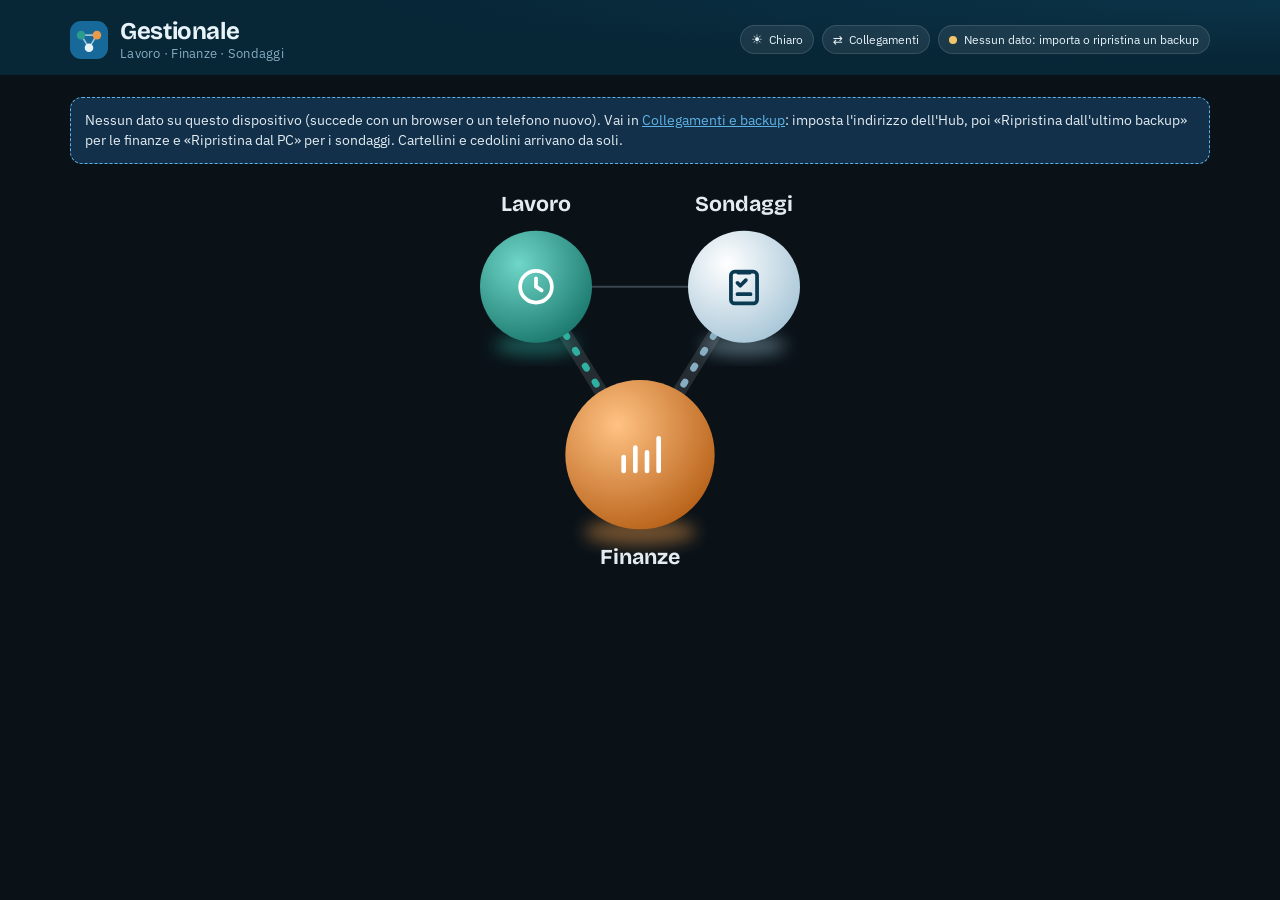
<file: index.html>
<!DOCTYPE html>
<html lang="it">
<head>
<meta charset="utf-8">
<meta name="viewport" content="width=device-width, initial-scale=1, viewport-fit=cover">
<title>Gestionale</title>
<meta name="description" content="Lavoro, entrate, patrimonio, tasse e scadenze personali in un'unica app">
<meta name="theme-color" content="#072636">
<link rel="manifest" href="app.webmanifest">
<link rel="icon" href="icons/icon48.png">
<link rel="apple-touch-icon" href="icons/apple-touch-icon.png">
<meta name="apple-mobile-web-app-title" content="Gestionale">
<link rel="preload" href="fonts/IBMPlexSans-400.woff2" as="font" type="font/woff2" crossorigin>
<script>/* tema scuro predefinito (v33): applicato una volta anche se prima era salvato «chiaro»; poi vale la scelta del pulsante */
try{var t=localStorage.getItem("gestionale-tema");if(localStorage.getItem("gestionale-tema-def")!=="dark"||(t!=="light"&&t!=="dark")){t="dark";localStorage.setItem("gestionale-tema",t);localStorage.setItem("gestionale-tema-def","dark");}document.documentElement.setAttribute("data-theme",t);}catch(e){document.documentElement.setAttribute("data-theme","dark");}</script>
<link rel="stylesheet" href="styles.css?v=70">
</head>
<body>
<header class="top"><div class="wrap">
  <a class="brand" href="#home" title="Home"><svg width="38" height="38" viewBox="0 0 38 38" aria-hidden="true"><rect width="38" height="38" rx="11" style="fill:var(--hero)"/><path d="M11.1 14.1H26.9M11.1 14.1L19 26.7M26.9 14.1L19 26.7" stroke="#9cc0d3" stroke-width="1.7" stroke-linecap="round"/><circle cx="11.1" cy="14.1" r="4.3" fill="#2a9d8f"/><circle cx="26.9" cy="14.1" r="4.3" style="fill:var(--tasse)"/><circle cx="19" cy="26.7" r="4.3" style="fill:var(--band-fg)"/></svg>
  <h1>Gestionale<small>Lavoro · Finanze · Sondaggi</small></h1></a>
  <div class="hdr-r"><button type="button" id="hdr-theme" class="hdr-pill" title="Passa al tema scuro" aria-label="Passa al tema scuro"><span aria-hidden="true" id="hdr-theme-i">☾</span> <span id="hdr-theme-t">Scuro</span></button>
  <a id="hdr-par" href="#parametri" title="Parametri fiscali e previdenziali"><span aria-hidden="true">⚙</span> Parametri</a>
  <a id="hdr-sync" class="hdr-pill" href="#collegamenti" title="Backup sul PC e collegamento con l'app Guadagni sondaggi"><span aria-hidden="true">⇄</span> <span id="hdr-sync-t">Collegamenti</span></a>
  <div class="status" id="status" data-s="busy" role="status"><i></i><span id="status-t">Caricamento…</span></div></div>
</div></header>
<nav class="tabs" aria-label="Fogli"><div class="wrap" id="tabs"></div></nav>
<main><div class="wrap" id="view"></div></main>
<script src="app.js?v=70"></script>
<script>if("serviceWorker" in navigator)window.addEventListener("load",()=>navigator.serviceWorker.register("sw.js").catch(()=>{}));</script>
</body>
</html>
</file>
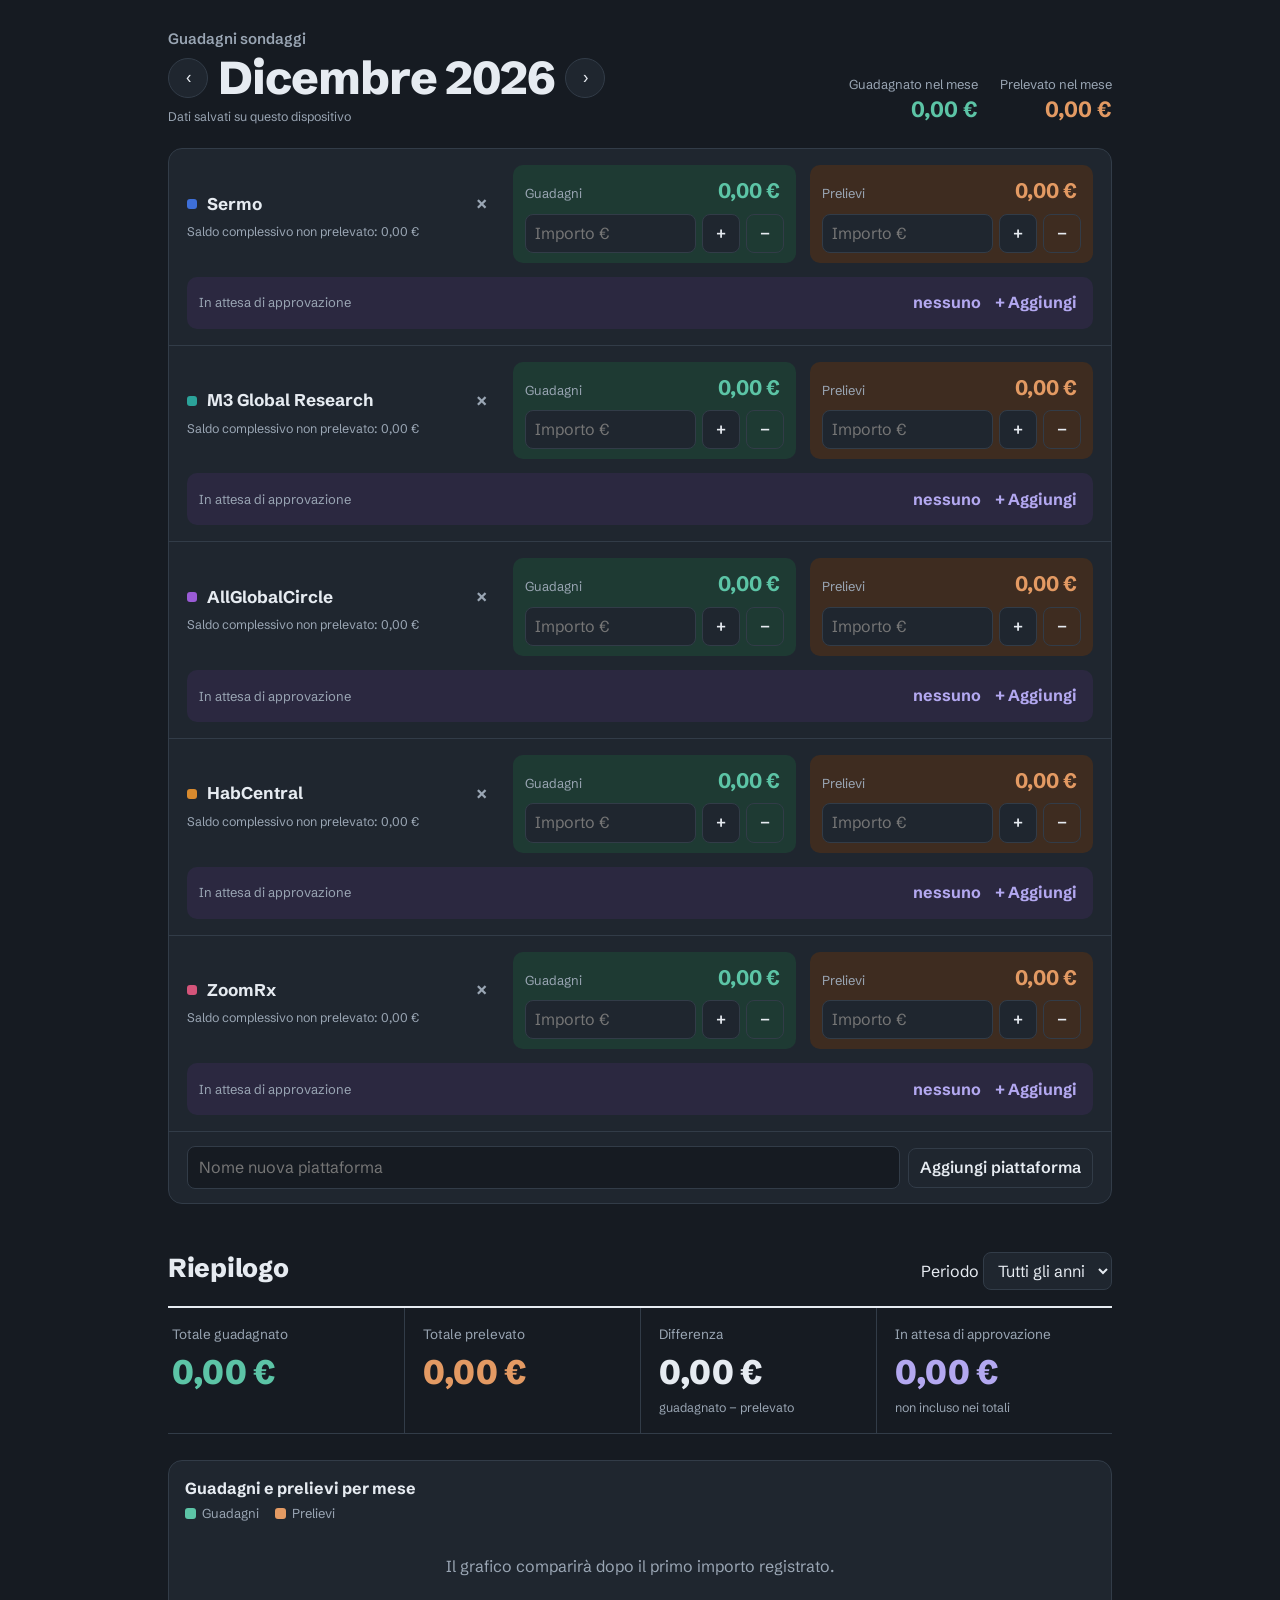
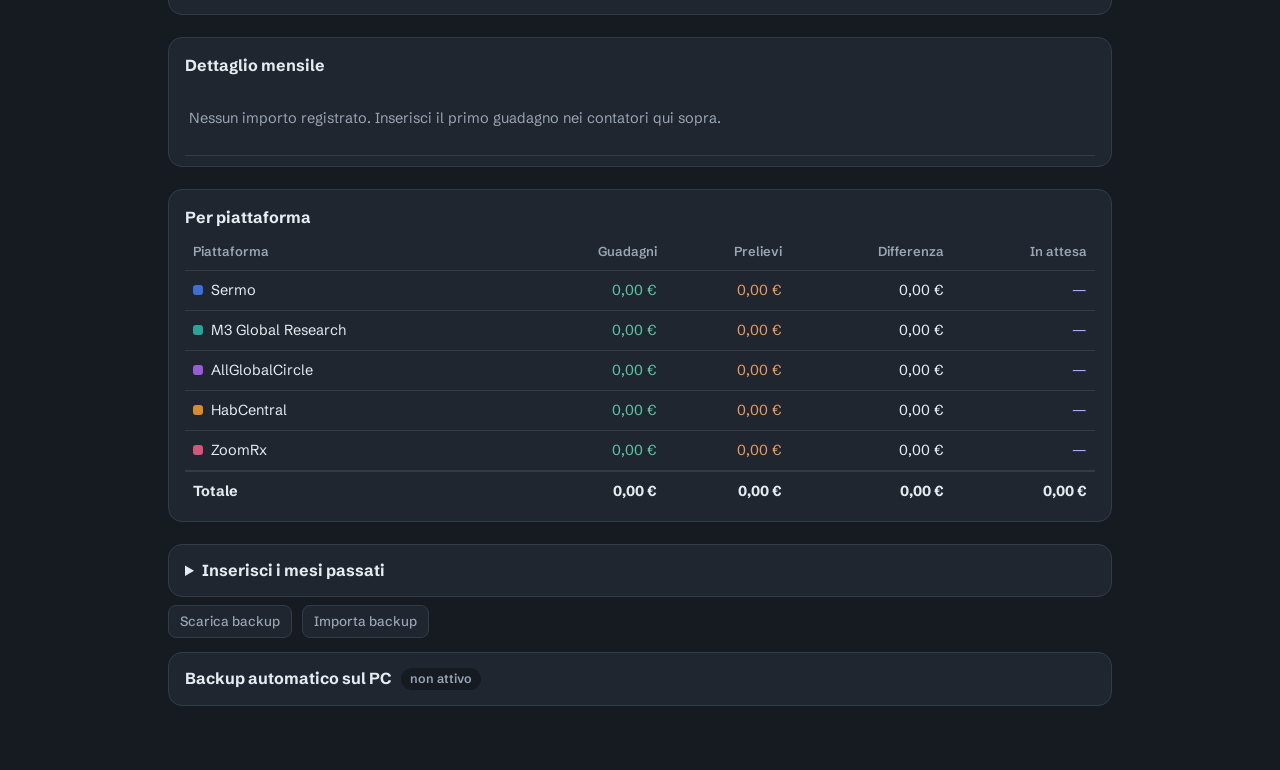
<file: sondaggi/index.html>
<!DOCTYPE html>
<html lang="it">
<head>
<meta charset="utf-8">
<meta name="viewport" content="width=device-width, initial-scale=1, viewport-fit=cover">
<title>Guadagni sondaggi</title>
<meta name="description" content="Tracker personale dei guadagni sui portali di sondaggi retribuiti">
<meta name="theme-color" content="#EEF1F4" media="(prefers-color-scheme: light)">
<meta name="theme-color" content="#161B22" media="(prefers-color-scheme: dark)">
<link rel="icon" href="../icons/icon48.png">
<script>/* tema scelto nel Gestionale (pulsante ☾/☀): stessa chiave, aggiornato anche dal vivo */
(function(){function ap(){try{var t=localStorage.getItem("gestionale-tema");if(t==="light"||t==="dark")document.documentElement.setAttribute("data-theme",t);else document.documentElement.removeAttribute("data-theme");}catch(e){}}
ap();window.addEventListener("storage",function(e){if(e.key==="gestionale-tema")ap();});window.gestionaleTema=ap;})();</script>
<link rel="stylesheet" href="styles.css?v=11">
</head>
<body>
<div class="wrap">
  <header class="top">
    <div>
      <h1>Guadagni sondaggi</h1>
      <div class="month">
        <button class="nav" id="prev" aria-label="Mese precedente">‹</button>
        <div class="month-name" id="monthName" aria-live="polite">—</div>
        <button class="nav" id="next" aria-label="Mese successivo">›</button>
      </div>
      <div class="status" id="status">Caricamento…</div>
    </div>
    <div class="month-tot">
      <div><span>Guadagnato nel mese</span><strong class="earn" id="mG">—</strong></div>
      <div><span>Prelevato nel mese</span><strong class="out" id="mP">—</strong></div>
    </div>
  </header>

  <section class="sites" id="sites" aria-label="Piattaforme"></section>

  <section class="summary">
    <div class="sum-head">
      <h2>Riepilogo</h2>
      <label>Periodo
        <select id="yearSel"></select>
      </label>
    </div>
    <div class="totals">
      <div><span>Totale guadagnato</span><strong class="earn" id="tG">—</strong></div>
      <div><span>Totale prelevato</span><strong class="out" id="tP">—</strong></div>
      <div><span>Differenza</span><strong id="tD">—</strong><small>guadagnato − prelevato</small></div>
      <div><span>In attesa di approvazione</span><strong class="wait" id="tW">—</strong><small id="tWn">non incluso nei totali</small></div>
    </div>

    <div class="panel">
      <h3>Guadagni e prelievi per mese</h3>
      <div class="legend"><span><i style="background:var(--earn)"></i>Guadagni</span><span><i style="background:var(--out)"></i>Prelievi</span></div>
      <div class="chart" id="chart"><div class="tip" id="tip"></div></div>
    </div>

    <div class="panel">
      <h3>Dettaglio mensile</h3>
      <div class="scroll"><table id="monthTable"></table></div>
    </div>

    <div class="panel">
      <h3>Per piattaforma</h3>
      <div class="scroll"><table id="siteTable"></table></div>
    </div>

    <details class="bulk" id="bulk">
      <summary>Inserisci i mesi passati</summary>
      <p class="bulk-intro">Scrivi i totali di ogni mese così come li ricordi. Ogni valore si salva appena lasci la casella e sostituisce quello già presente; una casella vuota vale zero.</p>
      <div class="bulk-ctrl">
        <label>Dal mese <input type="month" id="bulkFrom"></label>
        <label>al mese <input type="month" id="bulkTo"></label>
      </div>
      <div class="scroll" id="bulkTableWrap"><table id="bulkTable"></table></div>
      <div class="bulk-cards" id="bulkCards" hidden></div>
    </details>

    <div class="tools">
      <button class="btn" id="exportBtn">Scarica backup</button>
      <label class="btn" for="importFile" style="cursor:pointer">Importa backup</label>
      <input type="file" id="importFile" accept="application/json,.json" hidden>
      <span id="toolMsg"></span>
    </div>

    <details class="bulk hub" id="hubBox">
      <summary>Backup automatico sul PC <span class="hub-badge" id="hubBadge"></span></summary>
      <p class="bulk-intro">Dopo ogni modifica l'app invia una copia dei dati al PC di casa tramite Tailscale. Se il PC non è raggiungibile riprova da sola alla prossima apertura. Le copie finiscono nella cartella <em>backup</em> del progetto su OneDrive.</p>
      <div class="hub-row">
        <label for="hubUrl">Indirizzo del PC</label>
        <input id="hubUrl" type="url" inputmode="url" placeholder="https://nome-pc.xxxx.ts.net:8443" autocomplete="off" spellcheck="false">
      </div>
      <div class="hub-actions">
        <button class="btn" id="hubSave" type="button">Salva e prova</button>
        <button class="btn" id="hubNow" type="button">Invia backup ora</button>
        <button class="btn ghost" id="hubRestore" type="button">Ripristina dal PC</button>
      </div>
      <p class="hub-status" id="hubStatus" role="status"></p>
    </details>
  </section>
</div>

<script src="app.js?v=11"></script>
</body>
</html>
</file>
<file: styles.css>
/* Font locali (SIL OFL 1.1, vedi fonts/): l'app funziona anche offline */
@font-face{font-family:"Bricolage Grotesque";font-style:normal;font-weight:200 800;font-display:swap;src:url(fonts/BricolageGrotesque.woff2) format("woff2")}
@font-face{font-family:"IBM Plex Sans";font-style:normal;font-weight:400;font-display:swap;src:url(fonts/IBMPlexSans-400.woff2) format("woff2")}
@font-face{font-family:"IBM Plex Sans";font-style:normal;font-weight:500;font-display:swap;src:url(fonts/IBMPlexSans-500.woff2) format("woff2")}
@font-face{font-family:"IBM Plex Sans";font-style:normal;font-weight:600 700;font-display:swap;src:url(fonts/IBMPlexSans-600.woff2) format("woff2")}
@font-face{font-family:"IBM Plex Mono";font-style:normal;font-weight:400;font-display:swap;src:url(fonts/IBMPlexMono-400.woff2) format("woff2")}
@font-face{font-family:"IBM Plex Mono";font-style:normal;font-weight:500 700;font-display:swap;src:url(fonts/IBMPlexMono-500.woff2) format("woff2")}
:root{box-sizing:border-box;padding-top:env(safe-area-inset-top,0px);padding-bottom:env(safe-area-inset-bottom,0px)}
html{scroll-padding-top:env(safe-area-inset-top,0px)}
body{margin:0;padding:0}
img{max-width:100%}
[hidden]:not([hidden=until-found i]){display:none!important}
/* Layout: registro a schede su banda scura in testa; dashboard a tessere colorate per categoria (liquidità, investimenti, tasse); campi modificabili = input */
:root{
  /* Palette "Mediterranea": un solo colore per concetto, usato in tutte le schede.
     liq = liquidità (mare) · inv/fondo/etf = investimenti (viola) · ent = entrate (verde acqua)
     risp/good = risparmio e guadagni (oliva) · spese/neg = spese e perdite (rosso mattone)
     tasse/tax = tasse (terracotta) · qa/qb/imp = componenti delle tasse · fisse = spese fisse.
     I token *-t / good / neg / tax sono le varianti per il testo (contrasto WCAG >= 4,5:1). */
  --bg:#eef3f6; --surface:#ffffff; --surface-2:#f5f8fa; --fg:#13222c; --muted:#586a76; --line:#dbe4ea; --band:#0b3a53;
  --band-2:#114a68; --band-fg:#f1f7fb; --band-muted:#9cc0d3; --accent:#17699a; --accent-soft:#e1eff7; --on-accent:#ffffff; --liq:#1d7fb8;
  --liq-t:#17699a; --fin:#12597f; --rev:#4ea6d6; --rev-t:#1b6f99; --inv:#5f4fc8; --inv-soft:#ebe8fa; --fondo:#4a3caa;
  --etf:#9a8fe6; --etf-t:#6352c6; --ent:#2a9d8f; --ent-t:#1d776c; --risp:#5a9a2a; --good:#3a7318; --good-soft:#e5f1da;
  --good-2:#2f5f13; --spese:#c0392b; --neg:#b8322a; --neg-soft:#fbe6e3; --tasse:#d9822b; --tax:#a05210; --tax-soft:#fbeedd;
  --qa:#e9b04a; --qb:#d9822b; --imp:#8c4a1e; --fisse:#e0857a; --warn:#925e00; --input-bg:#f3f8fb; --input-fg:#0f4e72;
  --input-line:#b7d3e3;
  --inv-t:var(--inv); --fondo-t:var(--fondo);
  --aff:#a33c6b; --aff-t:#93305d; --c-aff:var(--aff); --t-aff:var(--aff-t);
  --carb:#7a6a12; --carb-t:#6b5d0f; --c-carb:var(--carb); --t-carb:var(--carb-t);
  --c-liq:var(--liq);--c-fin:var(--fin);--c-rev:var(--rev);--c-inv:var(--inv);--c-fondo:var(--fondo);--c-etf:var(--etf);--c-spese:var(--spese);--c-tasse:var(--tasse);--c-risp:var(--risp);--c-ent:var(--ent);--c-fisse:var(--fisse);
  --t-liq:var(--liq-t);--t-fin:var(--liq-t);--t-rev:var(--rev-t);--t-inv:var(--inv);--t-fondo:var(--inv);--t-etf:var(--etf-t);--t-spese:var(--neg);--t-tasse:var(--tax);--t-risp:var(--good);--t-ent:var(--ent-t);--t-fisse:var(--neg);
  --link:var(--accent);
  --hero:#17699a; --st-ok:#86c25a; --st-busy:#f2c56a; --st-err:#f07d71;
  --shadow:0 1px 2px rgba(11,58,83,.06),0 4px 14px rgba(11,58,83,.06);
  --f-display:"Bricolage Grotesque","IBM Plex Sans",system-ui,sans-serif;
  --f-body:"IBM Plex Sans",system-ui,-apple-system,"Segoe UI",sans-serif;
  --f-mono:"IBM Plex Mono",ui-monospace,"SFMono-Regular",Menlo,Consolas,monospace;
}
@media (prefers-color-scheme: dark){:root:not([data-theme="light"]){
  --bg:#0a1218; --surface:#121c24; --surface-2:#17242e; --fg:#e3ecf1; --muted:#93a6b2; --line:#233441; --band:#072636;
  --band-2:#0b3348; --band-fg:#e8f3f9; --band-muted:#86adc1; --accent:#5fb3e4; --accent-soft:#12304a; --on-accent:#06202e; --liq:#4fa8dc;
  --liq-t:#6cbbe8; --fin:#2f86bb; --rev:#8ccbee; --rev-t:#8ccbee; --inv:#a49af2; --inv-soft:#26224a; --fondo:#8a7ee8;
  --etf:#c2baf7; --etf-t:#c2baf7; --ent:#4cc2b2; --ent-t:#5fcfbf; --risp:#86c25a; --good:#92cc66; --good-soft:#1a2f12;
  --good-2:#3d6b22; --spese:#e8675a; --neg:#f07d71; --neg-soft:#3a1c1a; --tasse:#eb9a4a; --tax:#f0a75c; --tax-soft:#3a2612;
  --qa:#f2c56a; --qb:#eb9a4a; --imp:#c27a4a; --fisse:#f0a39a; --warn:#e6b04a; --input-bg:#142632; --input-fg:#bfe3f6;
  --input-line:#2e5268;
  --aff:#e07fa8; --aff-t:#ec9cbd; --gain-a:48%; --carb:#d9c25a; --carb-t:#e6d27a;
  --shadow:0 1px 2px rgba(0,0,0,.3),0 6px 18px rgba(0,0,0,.25); color-scheme:dark}}
:root[data-theme="dark"]{
  --bg:#0a1218; --surface:#121c24; --surface-2:#17242e; --fg:#e3ecf1; --muted:#93a6b2; --line:#233441; --band:#072636;
  --band-2:#0b3348; --band-fg:#e8f3f9; --band-muted:#86adc1; --accent:#5fb3e4; --accent-soft:#12304a; --on-accent:#06202e; --liq:#4fa8dc;
  --liq-t:#6cbbe8; --fin:#2f86bb; --rev:#8ccbee; --rev-t:#8ccbee; --inv:#a49af2; --inv-soft:#26224a; --fondo:#8a7ee8;
  --etf:#c2baf7; --etf-t:#c2baf7; --ent:#4cc2b2; --ent-t:#5fcfbf; --risp:#86c25a; --good:#92cc66; --good-soft:#1a2f12;
  --good-2:#3d6b22; --spese:#e8675a; --neg:#f07d71; --neg-soft:#3a1c1a; --tasse:#eb9a4a; --tax:#f0a75c; --tax-soft:#3a2612;
  --qa:#f2c56a; --qb:#eb9a4a; --imp:#c27a4a; --fisse:#f0a39a; --warn:#e6b04a; --input-bg:#142632; --input-fg:#bfe3f6;
  --input-line:#2e5268;
  --aff:#e07fa8; --aff-t:#ec9cbd; --gain-a:48%; --carb:#d9c25a; --carb-t:#e6d27a;
  --shadow:0 1px 2px rgba(0,0,0,.3),0 6px 18px rgba(0,0,0,.25); color-scheme:dark}
.nt-tasse{color:var(--t-tasse)}.nt-spese{color:var(--t-spese)}.nt-risp{color:var(--t-risp)}.nt-liq{color:var(--t-liq)}.nt-inv{color:var(--t-inv)}.nt-ent{color:var(--t-ent)}
.pleg li.sitem > span .sd{font-family:var(--f-mono);margin-right:4px;color:var(--muted)}.pleg li.sitem.paid > span{color:var(--muted)}
body{background:var(--bg);color:var(--fg);font-family:var(--f-body);font-size:14px;line-height:1.45}
body::before{content:"";position:fixed;inset:0 0 auto;height:env(safe-area-inset-top,0px);z-index:10;background:var(--band)}
a{color:var(--accent)}
.wrap{max-width:1140px;margin:0 auto;padding-left:max(16px,env(safe-area-inset-left,0px));padding-right:max(16px,env(safe-area-inset-right,0px))}
header.top{background:var(--band);color:var(--band-fg);background-image:radial-gradient(120% 140% at 100% 0%,var(--band-2) 0%,var(--band) 60%)}
header.top .wrap{display:flex;flex-wrap:wrap;align-items:center;justify-content:space-between;gap:10px 16px;padding-block:18px 14px}
.brand{display:flex;align-items:center;gap:12px}
.brand svg{flex:0 0 auto}
h1{font-family:var(--f-display);font-weight:700;font-size:24px;letter-spacing:-.015em;margin:0;line-height:1.1}
h1 small{display:block;font-family:var(--f-body);font-weight:400;font-size:12.5px;color:var(--band-muted);letter-spacing:.02em;margin-top:3px}
.status{font-size:12px;color:var(--band-fg);display:flex;align-items:center;gap:7px;background:rgba(255,255,255,.08);border:1px solid rgba(255,255,255,.12);padding:5px 10px;border-radius:999px}
.status i{width:8px;height:8px;border-radius:50%;background:var(--band-muted);display:inline-block}
.status[data-s="ok"] i{background:var(--st-ok);box-shadow:0 0 0 3px color-mix(in srgb,var(--st-ok) 25%,transparent)} .status[data-s="busy"] i{background:var(--st-busy)} .status[data-s="err"] i{background:var(--st-err)}
nav.tabs{position:sticky;top:env(safe-area-inset-top,0px);z-index:5;background:var(--band);border-bottom:1px solid rgba(0,0,0,.15)}
nav.tabs .wrap{display:flex;gap:4px;overflow-x:auto;scrollbar-width:none;padding-block:0 10px}
nav.tabs a{flex:0 0 auto;padding:7px 13px;color:var(--band-muted);text-decoration:none;font-weight:500;font-size:13px;border-radius:999px;white-space:nowrap;transition:background .15s,color .15s}
nav.tabs a:hover{color:var(--band-fg);background:rgba(255,255,255,.07)}
nav.tabs a[aria-current="page"]{color:var(--band);background:var(--band-fg);font-weight:600}
a:focus-visible,button:focus-visible,input:focus-visible{outline:2px solid var(--accent);outline-offset:2px}
main .wrap{padding-block:22px 56px;display:grid;gap:20px}
section.sheet{display:grid;gap:18px}
.sheet-h{display:grid;gap:4px}
.sheet-h h2{font-family:var(--f-display);font-weight:700;font-size:23px;letter-spacing:-.01em;margin:0;text-wrap:balance}
.sheet-h p{margin:0;color:var(--muted);max-width:78ch}
.grid{display:grid;gap:16px;grid-template-columns:repeat(auto-fit,minmax(min(100%,320px),1fr))}
.box{background:var(--surface);border:1px solid var(--line);border-radius:12px;padding:16px 18px;min-width:0;display:grid;gap:10px;align-content:start;box-shadow:var(--shadow)}
.box h3{margin:0;font-size:11.5px;font-weight:600;letter-spacing:.09em;text-transform:uppercase;color:var(--muted);display:flex;align-items:center;gap:8px}
.box h3::before{content:"";width:9px;height:9px;border-radius:3px;background:var(--dot,var(--accent))}
.box.c-tax{--dot:var(--tax)} .box.c-inv{--dot:var(--inv)} .box.c-good{--dot:var(--good)} .box.c-in{--dot:var(--input-line)}
dl.kv{margin:0;display:grid;grid-template-columns:1fr auto;gap:0}
dl.kv dt,dl.kv dd{padding:7px 0;border-bottom:1px solid var(--line);margin:0}
dl.kv dt{color:var(--fg);padding-right:12px}
dl.kv dd{text-align:right;font-family:var(--f-mono);font-variant-numeric:tabular-nums;white-space:nowrap}
dl.kv > :nth-last-child(-n+2){border-bottom:0}
dl.kv dt.strong,dl.kv dd.strong{font-weight:600}
dl.kv dd.strong{font-size:15px}
dl.kv dt small{display:block;color:var(--muted);font-size:12px}
.zero{opacity:.4}
a.tile-link{text-decoration:none;color:inherit}
a.tile-link{cursor:pointer;transition:border-color .15s,transform .15s}
a.tile-link:hover{border-color:var(--accent)}
a.tile-link:active{transform:scale(.985)}
a.tile-link:focus-visible{outline:2px solid var(--accent);outline-offset:2px}
a.tile-link::after{content:"›";position:absolute;top:10px;right:14px;font-size:20px;line-height:1;color:var(--muted);opacity:.6}
.box.flash,.seg.flash,.mcard.flash{animation:ring 1.8s ease-out}
@keyframes ring{0%,35%{box-shadow:0 0 0 3px var(--accent)}100%{box-shadow:0 0 0 3px transparent}}
tr.flash>td{animation:rowfl 2s ease-out}
@keyframes rowfl{0%,40%{background-color:color-mix(in srgb,var(--accent) 20%,transparent)}}
.tile .v input.in{font-size:20px;padding:4px 8px;max-width:220px}
.tile .stack{height:10px;margin-top:4px}
input.in.txt{text-align:left;min-width:220px;font-family:var(--f-body)}
input.in[type="date"]{min-width:140px;text-align:left;font-family:var(--f-body)}
input.ck{width:18px;height:18px;accent-color:var(--good);cursor:pointer}
table.scad td{vertical-align:middle}
table.scad td .chip.auto{margin-left:6px;color:var(--accent);background:var(--accent-soft);border-color:transparent}
table.scad th:first-child,table.scad td:first-child{position:static}
table.scad td:first-child input.in{min-width:132px;width:140px}
table.scad td.imp{width:1%}
table.scad td.imp input.in{width:110px;min-width:0}
table.scad .rif{margin-top:4px}
select.in.rifsel{min-width:0;width:auto;font-size:12px;padding:2px 6px}
.scad-head{display:flex;flex-wrap:wrap;justify-content:space-between;align-items:center;gap:8px}
.gsum{display:flex;gap:14px;font-size:13px;color:var(--muted)}
.paysum{display:flex;gap:16px;font-size:13px;color:var(--muted)}
.stack span.rest,.mini span.rest{background:repeating-linear-gradient(135deg,color-mix(in srgb,var(--c) 40%,transparent) 0 3px,transparent 3px 7px)}
.legend i.hatch{background:repeating-linear-gradient(135deg,color-mix(in srgb,var(--c) 50%,transparent) 0 2px,transparent 2px 5px);outline:1px solid color-mix(in srgb,var(--c) 40%,transparent)}
.side{display:grid;gap:16px;align-content:start;min-width:0}
.split2{display:grid;gap:16px;grid-template-columns:minmax(0,1fr) minmax(0,1fr);align-items:start}
@media (max-width:900px){.split2{grid-template-columns:minmax(0,1fr)}}
table.sv td{font-size:12px}
table.scad .chip.fissa{background:var(--input-bg);color:var(--muted);border-color:var(--line)}
table.ric input.in.txt{min-width:220px}
select.in.mesesel{min-width:130px}
table.ric td.imp input.in{width:110px;min-width:0}
.mgrid{display:grid;gap:12px;grid-template-columns:repeat(auto-fill,minmax(min(100%,260px),1fr));grid-auto-rows:1fr;align-items:stretch}
.mcard{border:1px solid var(--line);border-radius:12px;background:var(--surface);padding:10px 12px;display:flex;flex-direction:column;gap:2px;min-width:0;min-height:140px}
.mcard.empty .me{flex:1;display:grid;place-items:center}
@media (max-width:560px){.mgrid{grid-auto-rows:auto}.mcard{min-height:0}.mcard.empty{min-height:0}}
.mcard.now{border-color:var(--accent);box-shadow:0 0 0 1px var(--accent)}
.mcard.empty{background:var(--surface-2);border-style:dashed}
.mcard.editing{grid-column:1/-1}
.taxd h3{margin:0}
.taxd-in{display:flex;align-items:center;gap:16px;flex-wrap:wrap}
.dn .pc1{fill:var(--fg);font-family:var(--f-mono);font-weight:600}.dn .pc2{fill:var(--muted)}
.ring-main .pc1{fill:var(--fg)}
.taxd .pc1{fill:var(--fg);font-family:var(--f-mono);font-weight:700;font-size:20px}.taxd .pc2{fill:var(--muted);font-size:11px}
.taxd-n{display:grid;gap:4px;flex:1;min-width:150px}
.taxd-n .l{font-size:12px;color:var(--muted)}
.taxd-n .big{font-family:var(--f-mono);font-size:26px;font-weight:700;line-height:1.1;margin-bottom:4px}
.taxd-n .row{display:flex;align-items:center;gap:7px;font-size:13px;color:var(--muted)}
.taxd-n .row i{width:10px;height:10px;border-radius:3px}
.taxd-n .row b{margin-left:auto;font-family:var(--f-mono);font-size:14px}
.mcard.dash{min-height:0;box-shadow:var(--shadow)}
.mcard.dash .mn{font-size:15px}
.mcard .mgo{margin-top:auto;padding-top:8px;font-size:12.5px;color:var(--accent);text-decoration:none;align-self:flex-end}
.mcard .mgo:hover{text-decoration:underline}
.mcard .mh{display:flex;justify-content:space-between;align-items:baseline;gap:8px;padding-bottom:6px;margin-bottom:2px;border-bottom:1px solid var(--line)}
.mcard .mn{font-family:var(--f-display);font-size:17px;font-weight:700;letter-spacing:-.01em;color:var(--fg)}
.mcard.empty .mn{color:var(--muted)}
.mcard .mh{padding-bottom:8px;margin-bottom:4px;border-bottom:2px solid var(--line)}
.mcard.now .mh{border-bottom-color:var(--accent)}
.mcard.now .mn{color:var(--accent)}
.mcard .mt{font-family:var(--f-mono);font-size:14px;font-weight:600}
.mcard.done .mt::after{content:" ✓";color:var(--good)}
.mcard .me{font-size:12px;color:var(--muted);padding:4px 0}
.mrow.sr{display:grid;grid-template-columns:22px minmax(0,1fr) auto;grid-template-areas:"d v a" "d s s";gap:2px 8px;align-items:center;padding:7px 0;border-bottom:1px solid var(--line)}
.mrow.sr:last-child{border-bottom:0}
.mrow .md{grid-area:d;align-self:start;font-family:var(--f-mono);font-weight:600;font-size:14px;padding-top:1px}
.mrow .mv{grid-area:v;font-size:13.5px;line-height:1.3;min-width:0}
.mrow .mv .dot{margin-right:7px;vertical-align:1px}
.mrow .ma{grid-area:a;font-family:var(--f-mono);font-size:13.5px;white-space:nowrap;text-align:right}
.mrow .ms{grid-area:s;display:flex;justify-content:flex-end;align-items:center}
.ppie h3 small{font-weight:400;color:var(--muted);font-size:12px;margin-left:4px}
.ppie-in{display:flex;flex-wrap:wrap;align-items:center;gap:14px 28px}
.ppie .pc1{fill:var(--fg);font-family:var(--f-mono);font-weight:600}.ppie .pc2{fill:var(--muted);font-size:11px}
.dpies .ppie-in{justify-content:center}
.pside{flex:1;min-width:220px;display:grid;gap:12px}
.pside .kv,.pside .ibig{border-top:1px solid var(--line);padding-top:10px}
.pleg{list-style:none;margin:0;padding:0;display:grid;gap:8px}
.pleg li{display:grid;grid-template-columns:12px 1fr auto 44px;align-items:center;gap:8px;font-size:14px}
.pleg i{width:12px;height:12px;border-radius:3px}.pleg b{font-family:var(--f-mono);font-weight:600}.pleg em{font-style:normal;color:var(--muted);text-align:right;font-family:var(--f-mono);font-size:13px}
.mrow .slip{display:block;font-size:11.5px;color:var(--muted);margin:2px 0 0 15px;font-style:italic}
.mrow.paid .mv .vt,.mrow.paid .ma,.mrow.paid .md{color:var(--muted)}
.mrow.edit{background:var(--surface-2);border-radius:8px;padding:12px;margin:4px 0}
table.scad2{width:100%;border-collapse:collapse}
table.scad2 td{border-bottom:1px solid var(--line);padding:9px 8px;vertical-align:middle;font-family:var(--f-body);font-size:14px;white-space:normal;text-align:left;position:static!important;background:transparent!important}
table.scad2 tr.mh td{font-size:11.5px;font-weight:600;letter-spacing:.08em;text-transform:uppercase;color:var(--muted);padding:16px 8px 6px}
table.scad2 tr.mh td.am{font-family:var(--f-mono);letter-spacing:0;text-transform:none;text-align:right}
table.scad2 tr.sr:hover td{background:var(--surface-2)!important}
table.scad2 td.dt{width:64px;color:var(--muted);font-size:13px;white-space:nowrap}
table.scad2 td.dt b{font-family:var(--f-mono);color:var(--fg);font-size:15px;font-weight:600;margin-right:2px}
table.scad2 td.vo .dot{margin-right:10px;vertical-align:1px}
table.scad2 td.am{text-align:right;font-family:var(--f-mono);white-space:nowrap;width:120px}
table.scad2 td.st{width:160px;text-align:right;white-space:nowrap}
table.scad2 tr.paid td.vo .vt,table.scad2 tr.paid td.am,table.scad2 tr.paid td.dt,table.scad2 tr.paid td.dt b{color:var(--muted)}
.dot{width:10px;height:10px;border-radius:50%;flex:0 0 auto;display:inline-block}
.dot.c-enpam{background:var(--qb)} .dot.c-imp{background:var(--imp)} .dot.c-fissa{background:var(--fisse)} .dot.c-altro{background:var(--muted)}
.legend.scl{margin:2px 0 0}
.legend.scl i.dot{width:10px;height:10px;border-radius:50%}
.pill{font:inherit;font-size:12px;font-weight:600;border-radius:999px;padding:3px 10px;cursor:pointer;border:1px solid transparent}
.pill.ok{background:var(--good-soft);color:var(--good)}
.pill.todo{background:var(--tax-soft);color:var(--tax);border-color:color-mix(in srgb,var(--tax) 30%,transparent)}
.pill:disabled{cursor:default}
.icon-btn.ghost-ed{border-color:transparent;background:transparent;margin-left:6px;font-size:15px}
.icon-btn.ghost-ed:hover{color:var(--accent);border-color:var(--line)}
table.scad2 tr.edit td{background:var(--surface-2)!important;padding:12px}
.ed{display:flex;flex-wrap:wrap;gap:10px 12px;align-items:flex-end}
.ed label{display:grid;gap:4px;font-size:12px;color:var(--muted);font-weight:500}
.ed label small{font-size:11px}
.ed label.grow{flex:1 1 240px}
.ed label.grow input.in{width:100%;min-width:0}
.ed label input.in[type="date"]{min-width:140px}
.ed label input.in:not(.txt):not([type="date"]){width:120px;min-width:0}
.ed-act{display:flex;gap:8px;margin-left:auto}
.btn.danger:hover{color:var(--neg);border-color:var(--neg)}
details.more summary{cursor:pointer;color:var(--muted);font-size:13px;font-weight:500}
details.more[open]{display:grid;gap:10px}
@media (max-width:600px){table.scad2 td{padding:8px 3px;font-size:13px}table.scad2 td.st{width:auto}table.scad2 td.am{width:auto;font-size:12.5px}table.scad2 td.dt{width:40px;font-size:11px}table.scad2 td.dt b{font-size:13px;display:block}table.scad2 td.vo .dot{margin-right:6px}.pill{padding:2px 7px;font-size:11px}.icon-btn.ghost-ed{margin-left:0;width:26px}.legend.scl{gap:10px}}
.hero.h5{grid-template-columns:repeat(2,minmax(0,1fr))}
.pcard-in{display:grid;gap:18px;grid-template-columns:minmax(0,1.1fr) minmax(0,1fr);align-items:start}
@media (max-width:900px){.pcard-in{grid-template-columns:minmax(0,1fr)}}
.pcard-main{display:flex;flex-wrap:wrap;align-items:center;justify-content:center;gap:14px 28px}
.pcard .pc1{fill:var(--fg);font-family:var(--f-mono);font-weight:600}.pcard .pc2{fill:var(--muted);font-size:11px}
.pcard h3 small{font-weight:400;color:var(--muted);font-size:12px;margin-left:4px}
.pcard-sub{display:grid;gap:12px}
a.psub{display:grid;gap:8px;text-decoration:none;color:inherit;border:1px solid var(--line);border-radius:12px;padding:12px 14px;background:var(--surface-2);transition:border-color .15s}
a.psub:hover{border-color:var(--accent)} a.psub:focus-visible{outline:2px solid var(--accent);outline-offset:2px}
.psub h4{margin:0;display:flex;justify-content:space-between;align-items:baseline;gap:8px;font-size:12px;font-weight:600;letter-spacing:.06em;text-transform:uppercase;color:var(--muted)}
.psub h4 b{font-family:var(--f-mono);font-size:15px;font-weight:600;color:var(--fg);text-transform:none;letter-spacing:0}
.psub .kv{margin:0;border-top:1px solid var(--line);padding-top:8px}
.pleg li .rd{grid-column:2/-1;margin-top:-5px;font-size:12.5px;color:var(--muted)}.pleg li .rd > span{font-family:var(--f-mono)}
@media (max-width:560px){.pcard-main{flex-direction:column;align-items:stretch}.pcard-main > svg{align-self:center}.pcard-main .pside{min-width:0;width:100%}
 .pcard .psub-in{flex-direction:column;align-items:stretch;gap:10px}.pcard .psub-in .dn{align-self:center}a.psub{padding:12px}
 .pcard .pleg li,.psub .pleg li{grid-template-columns:12px minmax(0,1fr) auto 36px;gap:6px;font-size:13.5px}}
nav.tabs .wrap{align-items:center}
nav.tabs a.back{color:var(--band-fg);background:rgba(255,255,255,.1);font-weight:600;display:inline-flex;align-items:center;gap:6px}
nav.tabs a.back span{font-size:18px;line-height:1;margin-top:-2px}
nav.tabs .crumb{color:var(--band-fg);font-family:var(--f-display);font-weight:600;font-size:15px;padding:0 8px}
.hdr-r{display:flex;align-items:center;gap:8px;flex-wrap:wrap}
#hdr-par,.hdr-pill{font-size:12px;color:var(--band-fg);text-decoration:none;display:flex;align-items:center;gap:6px;background:rgba(255,255,255,.08);border:1px solid rgba(255,255,255,.12);padding:5px 10px;border-radius:999px;transition:background .15s}
#hdr-par:hover,.hdr-pill:hover{background:rgba(255,255,255,.16)}
a.pmain{text-decoration:none;color:inherit;border-radius:12px;padding:6px;margin:-6px;transition:background .15s}
a.pmain:hover{background:var(--surface-2)}
a.hlink{color:inherit;text-decoration:none}a.hlink span{color:var(--accent);margin-left:2px}a.hlink:hover{color:var(--accent)}
.psub h4{justify-content:flex-start!important}.psub h4 .pr{margin-left:auto;display:flex;gap:10px;align-items:center}
.psub h4 .psum{font-family:var(--f-mono);font-size:14px;font-weight:600;color:var(--fg);text-transform:none;letter-spacing:0}
a.psub.open h4 .psum{display:none}
.psub h4 small{white-space:nowrap}@media (max-width:560px){a.psub:not(.open) h4 small{display:none}}
.psub h4 .chev{display:inline-grid;place-items:center;width:24px;height:24px;margin:-4px -4px -4px 0;border-radius:50%;font-size:18px;line-height:1;color:var(--muted);transition:transform .2s,background .15s}
.psub h4 .chev:hover{background:var(--line)}a.psub.open h4 .chev{transform:rotate(90deg)}
a.psub:not(.open) .psub-in,a.psub:not(.open) .sbig{display:none}
a.psub .phint{display:none;font-size:12px;color:var(--accent);text-align:right}a.psub.open .phint{display:block}
.psub-in{display:flex;gap:14px;align-items:center}.psub-in>div{flex:1;min-width:0;display:grid;gap:8px}.psub-in .dn{flex:none}
.sbig{display:flex;align-items:baseline;gap:10px;flex-wrap:wrap}
.sbig b{font-family:var(--f-mono);font-size:22px;font-weight:600}
.sbig .delta{font-family:var(--f-mono);font-weight:600;padding:1px 8px;border-radius:999px;background:var(--good-soft);color:var(--good)}
.sbig small{color:var(--muted)}
@media (max-width:900px){.hero.h5{grid-template-columns:repeat(2,minmax(0,1fr))}}
@media (max-width:560px){.hero.h5{grid-template-columns:minmax(0,1fr)}}
.tr.sub > span{grid-column:1/3;font-size:11px;margin-top:-3px}
.hero.h5 .tile .v{font-size:21px}
.hero.h5 .tile{align-content:start}
.tl{display:grid;gap:5px;margin-top:8px;padding-top:8px;border-top:1px solid var(--line)}
.tile.main .tl{border-top-color:rgba(255,255,255,.2)}
.tr{display:grid;grid-template-columns:1fr auto;gap:0 8px;font-size:12px;align-items:baseline}
.tr > span{color:var(--muted)} .tile.main .tr > span{color:rgba(255,255,255,.75)}
.tr b{font-family:var(--f-mono);font-weight:600;font-size:12.5px;text-align:right}
.tr em{grid-column:1/3;font-style:normal;font-family:var(--f-mono);font-size:11.5px;text-align:right}
.tile.main .tr b,.tile.main .tr .pos,.tile.main .tr .neg{color:#fff}
.tpw{margin-bottom:6px}
.mtrack{grid-column:2/4}
.mtrack .mini{grid-column:auto!important}
.pseg{display:flex;width:100%}.pseg .segb{flex:1;padding:9px 10px;font-size:14px}
details.calc{background:var(--surface);border:1px solid var(--line);border-radius:12px;box-shadow:var(--shadow)}
details.calc>summary{list-style:none;cursor:pointer;display:flex;align-items:baseline;flex-wrap:wrap;gap:4px 10px;padding:14px 18px}
details.calc>summary::-webkit-details-marker{display:none}
details.calc>summary::before{content:"▸";color:var(--muted);transition:transform .15s}
details.calc[open]>summary::before{transform:rotate(90deg)}
details.calc .ct{font-weight:600}
details.calc small{color:var(--muted);font-size:12px}
details.calc .calc-in{display:grid;gap:16px;padding:0 18px 18px}
details.calc .box{box-shadow:none;background:var(--surface-2)}
.stp{display:inline-grid;place-items:center;width:20px;height:20px;border-radius:50%;background:var(--surface);border:1px solid var(--line);font-size:11px;margin-right:8px;vertical-align:1px}
.seg.sm .segb{font-size:12px;padding:4px 10px}
.prog{display:grid;gap:6px}
.prog-h{display:flex;justify-content:space-between;align-items:baseline;gap:8px;font-size:13px;color:var(--muted)}
.prog-h b{font-family:var(--f-mono)} .prog-h .pp{font-size:16px;color:var(--good)}
.ring-main{display:flex;flex-wrap:wrap;align-items:center;gap:12px 24px}
.ring-main dl.kv{flex:1;min-width:180px;margin:0}
.rings{display:grid;gap:12px;grid-template-columns:repeat(auto-fit,minmax(120px,1fr));padding-top:8px;border-top:1px solid var(--line)}
.ring1{display:grid;justify-items:center;text-align:center;gap:2px;align-content:start}
.ring1 .rbox{height:116px;display:flex;align-items:center;justify-content:center}
.ring1 .pc1{fill:var(--fg)}
.ring1 .rl{display:flex;align-items:center;gap:6px;font-size:13px;font-weight:600;margin-top:4px}
.ring1 .rl i{width:10px;height:10px;border-radius:3px}
.ring1 .rv{font-family:var(--f-mono);font-size:14px}
.ring1 .cs{font-size:12px;color:var(--muted);line-height:1.4}
.pie{display:grid;grid-template-columns:180px 1fr;gap:16px;align-items:center}
.pie svg{width:180px;height:180px}
.pie .pc1{font-family:var(--f-mono);font-size:22px;font-weight:700;fill:var(--tax)}
.pie .pc2{font-size:11px;fill:var(--muted)}
@media (max-width:560px){.pie{grid-template-columns:1fr;justify-items:center}.pie .comp{width:100%}}
table.tpt td{font-size:13px}
.yrbars{display:grid;gap:8px}
.yr{display:grid;grid-template-columns:44px 1fr auto;gap:10px;align-items:center;font:inherit;background:transparent;border:1px solid transparent;border-radius:10px;padding:6px 8px;cursor:pointer;text-align:left;color:var(--fg)}
.yr:hover{background:var(--surface-2)} .yr.on{border-color:var(--line);background:var(--surface-2)}
.yr .yl{font-family:var(--f-mono);font-weight:600}
.yr .yb{display:flex;height:14px;border-radius:999px;background:var(--surface-2);overflow:hidden}
.yr .yb .p{background:repeating-linear-gradient(135deg,color-mix(in srgb,var(--good) 50%,transparent) 0 3px,transparent 3px 7px)}
.yr .yb .r{background:var(--tax)}
.yr .yv{font-family:var(--f-mono);font-size:13px;font-weight:600;color:var(--tax);text-align:right;display:grid}
.yr .yv small{font-weight:400;font-size:11px;color:var(--good)}
.ibig{display:flex;align-items:baseline;flex-wrap:wrap;gap:4px 12px;padding:4px 0 8px;border-bottom:1px solid var(--line)}
.ibig > span{flex-basis:100%;font-size:12px;color:var(--muted)}
.ibig b{font-family:var(--f-mono);font-size:26px;font-weight:600;letter-spacing:-.02em}
.ibig em{font-style:normal;font-family:var(--f-mono);font-size:15px;font-weight:600;padding:2px 8px;border-radius:999px;background:var(--surface-2)}
.ibig .pos{color:var(--good)} .ibig .neg{color:var(--neg)}
.box.c-fondo{--dot:var(--fondo)} .box.c-etf{--dot:var(--etf)} .box.inv-summary{--dot:var(--inv)}
.seg{display:inline-flex;gap:2px;padding:3px;border-radius:999px;background:var(--surface-2);border:1px solid var(--line);width:fit-content;max-width:100%;overflow-x:auto}
.segb{font:inherit;font-size:13px;font-weight:600;color:var(--muted);background:transparent;border:0;border-radius:999px;padding:6px 14px;cursor:pointer;white-space:nowrap}
.segb[aria-selected="true"]{background:var(--surface);color:var(--fg);box-shadow:0 1px 3px rgba(0,0,0,.12)}
table.pt{width:100%;table-layout:fixed}
table.pt td{white-space:nowrap}
table.pt th:first-child{width:110px}
table.pt td{padding:4px 8px}
table.pt input.in{width:100%;min-width:0}
table.pt .b{font-weight:600}
table.fm td{padding:4px 6px;border-bottom:1px solid var(--line)}
table.fm input.in{min-width:0;width:130px}
table.fm select.in{min-width:0;width:120px}
.pv-kpi{display:flex;flex-wrap:wrap;gap:6px 18px;font-size:13px;color:var(--muted)}
.pv-kpi b{font-family:var(--f-mono);font-weight:600;color:var(--fg);margin-left:4px}
.pv-kpi b.tax{color:var(--tax)} .pv-kpi b.gain{color:var(--good)}
.pv-in{display:flex;flex-wrap:wrap;gap:12px}
.pv-in label{display:grid;gap:4px;font-size:12.5px;color:var(--muted);font-weight:500}
.pv-in label input.in{width:150px;min-width:0}
.pv-in small{font-size:11.5px}
#pvchart svg,#svchart svg,#eschart svg{display:block;width:100%;height:auto}
#eschart text{fill:var(--muted);font-family:var(--f-mono);font-size:11px}
#eschart rect{cursor:pointer}
#es-tip{font-size:13px;margin:6px 0 2px;min-height:1.3em;color:var(--fg)}
#svchart text{fill:var(--muted);font-family:var(--f-mono);font-size:11px}
a.box-link{text-decoration:none;color:inherit;display:grid}
a.box-link:hover{border-color:var(--inv)}
.big small{font-size:13px}
.ileg{display:grid;gap:8px}
.ileg div{display:grid;grid-template-columns:12px 1fr auto;gap:2px 8px;align-items:center;font-size:13px}
.ileg i{width:12px;height:12px;border-radius:3px}
.ileg .iv{font-family:var(--f-mono)}
.ileg .ig{grid-column:2/4;font-size:12px;font-family:var(--f-mono)}
#pvchart text{fill:var(--muted);font-family:var(--f-mono);font-size:11px}
table.sv td,table.sv th{padding:4px 7px}
table.sv th{min-width:0}
.stack.tall{height:20px}
.big.inv-big,.big.inv-big > span{color:var(--etf)}
.grid.g3{grid-template-columns:repeat(auto-fit,minmax(min(100%,300px),1fr))}
.split .box.chart{height:100%;box-sizing:border-box}
.split{align-items:start}
.autop{display:block;font-size:10.5px;color:var(--muted);margin-top:2px}
.comp{display:grid;gap:10px}
.crow{display:grid;grid-template-columns:12px 1fr auto;gap:2px 8px;align-items:center;font-size:13px}
.crow i{width:12px;height:12px;border-radius:3px}
.crow .cv{font-family:var(--f-mono);font-variant-numeric:tabular-nums}
.crow .mini{grid-column:2/4;height:8px;border-radius:999px;background:var(--surface-2);overflow:hidden;display:flex}
.crow .mini span{display:block;height:100%}
.crow .cs{grid-column:2/4;font-size:12px;color:var(--muted)}
table.scad .vc{display:flex;align-items:center;gap:6px;min-width:300px}
table.scad th:nth-child(2),table.scad td:nth-child(2){text-align:left}
table.scad .rif{text-align:left}
@media (max-width:600px){table.scad .vc{min-width:220px}table.scad .vc input.in.txt{min-width:200px}table.scad td:first-child input.in{min-width:118px;width:122px}}
table.scad .vc input.in.txt{flex:1;min-width:260px}
table.scad .sub{display:block;font-size:11px;color:var(--muted);text-align:right;margin-top:2px}
table.scad tr.paid td:first-child,table.scad tr.paid td.imp{opacity:.55}
table.scad tr.paid td:nth-child(2) .in.txt{color:var(--muted);text-decoration:line-through;text-decoration-color:color-mix(in srgb,var(--muted) 50%,transparent)}
table.scad tr.paid .chip,table.scad tr.paid .rifsel{opacity:.6}
table.scad tr.grp td{background:var(--accent-soft)!important;font-family:var(--f-body);text-align:left;position:static;padding:8px 10px}
table.scad tr.grp .gl{position:sticky;left:10px;display:inline-flex;flex-wrap:wrap;align-items:baseline}
table.scad tr.grp td .gy{font-family:var(--f-display);font-weight:700;font-size:16px;margin-right:12px;color:var(--fg)}
table.scad tr.grp td .gs{font-size:12.5px;color:var(--muted);margin-right:12px}
table.scad tr.grp:not(:first-child) td{border-top:8px solid var(--surface)}
td.c{text-align:center}
.btn{font:inherit;font-weight:600;font-size:13px;color:var(--accent);background:var(--accent-soft);border:1px solid transparent;border-radius:999px;padding:7px 14px;cursor:pointer}
.btn:hover{border-color:var(--accent)}
.btn:disabled{opacity:.5;cursor:default}
.icon-btn{font:inherit;font-size:18px;line-height:1;width:28px;height:28px;border-radius:8px;border:1px solid var(--line);background:var(--surface);color:var(--muted);cursor:pointer}
.icon-btn:hover{color:var(--neg);border-color:var(--neg)}
.pos,.gain{color:var(--good)} .neg{color:var(--neg)}
.tile .delta{display:inline-block;font-family:var(--f-mono);font-weight:600;padding:1px 7px;border-radius:999px;background:var(--good-soft);color:var(--good)}
.tile.main .delta{background:rgba(255,255,255,.2);color:#ffffff}
.tile.main .delta .pos{color:#ffffff}
.tile.t-liq .v{color:var(--good)}
tr.tot td.gain{color:var(--good)!important}
.tax{color:var(--tax)} .lnk{color:var(--link)} .muted{color:var(--muted)} .inv{color:var(--inv)}
.hero{display:grid;gap:14px;grid-template-columns:repeat(auto-fit,minmax(min(100%,230px),1fr))}
.tile{position:relative;overflow:hidden;background:var(--surface);border:1px solid var(--line);border-radius:14px;padding:16px 18px;display:grid;gap:4px;box-shadow:var(--shadow)}
.tile .l{font-size:12px;font-weight:600;letter-spacing:.06em;text-transform:uppercase;color:var(--muted)}
.tile .v{font-family:var(--f-mono);font-size:25px;font-weight:500;font-variant-numeric:tabular-nums;letter-spacing:-.02em}
.tile .s{font-size:12.5px;color:var(--muted)}
.tile .ico{position:absolute;right:14px;top:14px;width:34px;height:34px;border-radius:10px;display:grid;place-items:center;background:var(--tsoft,var(--accent-soft));color:var(--tc,var(--accent))}
.tile.main{background:linear-gradient(135deg,var(--hero) 0%,var(--band-2) 55%,var(--band) 100%);border-color:transparent;color:#fff}
.tile.main .l,.tile.main .s{color:rgba(255,255,255,.78)}
.tile.main .ico{background:rgba(255,255,255,.16);color:#fff}
.tile.t-tax{--tc:var(--tax);--tsoft:var(--tax-soft)} .tile.t-tax .v{color:var(--tax)}
.tile.t-inv{--tc:var(--inv);--tsoft:var(--inv-soft)} .tile.t-inv .v{color:var(--inv)}
.tile.t-liq{--tc:var(--liq-t);--tsoft:var(--accent-soft)} .tile.t-liq .v{color:var(--liq-t)}
.split{display:grid;gap:16px;grid-template-columns:minmax(0,1.9fr) minmax(0,1fr)}
@media (max-width:900px){.split{grid-template-columns:minmax(0,1fr)}}
.stack{display:flex;height:16px;border-radius:999px;overflow:hidden;background:var(--surface-2)}
.stack span{height:100%;transition:width .4s}
.stack-leg{display:grid;gap:6px}
.stack-leg div{display:grid;grid-template-columns:12px 1fr auto;gap:8px;align-items:center;font-size:13px}
.stack-leg i{width:12px;height:12px;border-radius:3px}
.stack-leg span:last-child{font-family:var(--f-mono);font-variant-numeric:tabular-nums}
.big{font-family:var(--f-mono);font-size:28px;font-weight:500;letter-spacing:-.02em;color:var(--tax);font-variant-numeric:tabular-nums}
.big small{font-family:var(--f-body);font-size:12.5px;color:var(--muted);letter-spacing:0;margin-left:6px}
.tbl-wrap{overflow-x:auto;background:var(--surface);border:1px solid var(--line);border-radius:12px;box-shadow:var(--shadow)}
table{border-collapse:collapse;width:100%;font-variant-numeric:tabular-nums}
th,td{padding:6px 9px;border-bottom:1px solid var(--line);text-align:right;white-space:nowrap}
th{font-size:11px;font-weight:600;color:var(--band-muted);text-transform:uppercase;letter-spacing:.05em;background:var(--band);vertical-align:bottom;white-space:normal;min-width:86px}
th:first-child,td:first-child{text-align:left;position:sticky;left:0;background:var(--surface);z-index:1}
th:first-child{background:var(--band);min-width:96px}
tbody tr:nth-child(even) td{background:var(--surface-2)}
tbody tr:hover td{background:var(--accent-soft)}
td{font-family:var(--f-mono);font-size:13px}
td:first-child{font-family:var(--f-body);font-weight:500}
tr.tot td{font-weight:600;background:var(--accent-soft)!important;border-bottom:0;color:var(--fg)}
tr:last-child td{border-bottom:0}
input.in{width:100%;min-width:90px;box-sizing:border-box;font:inherit;font-family:var(--f-mono);font-size:13px;font-weight:500;text-align:right;color:var(--input-fg);background:var(--input-bg);border:1px solid transparent;border-bottom:1.5px solid var(--input-line);border-radius:6px 6px 2px 2px;padding:4px 7px;transition:box-shadow .15s,border-color .15s,background .15s}
input.in:hover{border-bottom-color:var(--accent)}
input.in:focus{background:var(--surface);border-color:var(--accent);border-radius:6px;box-shadow:0 0 0 3px var(--accent-soft);outline:none}
input.in::placeholder{color:var(--muted);opacity:.6}
input.in[readonly]{background:transparent;border-color:transparent;color:var(--fg)}
input.in.bad{border-color:var(--neg);box-shadow:0 0 0 3px var(--neg-soft)}
dl.kv dd input.in{width:116px;min-width:0}
.pct-in{display:inline-flex;align-items:center;gap:4px}
.notes{margin:0;padding:0;list-style:none;display:grid;gap:10px;grid-template-columns:repeat(auto-fit,minmax(min(100%,420px),1fr))}
.notes li{display:grid;grid-template-columns:28px 1fr;gap:10px;align-items:start;color:var(--fg)}
.notes li b{font-family:var(--f-mono);font-size:12px;font-weight:500;width:26px;height:26px;border-radius:8px;display:grid;place-items:center;background:var(--accent-soft);color:var(--accent)}
.note{color:var(--muted);font-size:13px;margin:0;max-width:92ch}
.banner{border:1px dashed var(--accent);background:var(--accent-soft);color:var(--fg);border-radius:12px;padding:12px 14px}
.chart svg{display:block;width:100%;height:auto;max-width:100%}
.chart text{fill:var(--muted);font-family:var(--f-mono);font-size:11px}
.legend{display:flex;flex-wrap:wrap;gap:14px;font-size:12px;color:var(--muted)}
.svt-bar{display:flex;flex-wrap:wrap;align-items:center;gap:8px 12px}.svt-h{font-size:12px}
details.svt{min-width:0;max-width:100%;grid-template-columns:minmax(0,1fr)}
details.svt > *{min-width:0}
details.svt .tbl-wrap{max-width:100%;overflow-x:auto;-webkit-overflow-scrolling:touch}
table.sv2 .mshort{display:none}
table.sv2 tfoot small.yr{font-size:inherit;font-weight:inherit}
@media (max-width:560px){
 table.sv2 .mfull{display:none} table.sv2 .mshort{display:inline}
 table.sv2 th:first-child,table.sv2 td:first-child{min-width:0;width:1%}
 table.sv2 th{font-size:10px;letter-spacing:.02em;padding:6px 4px}
 table.sv2 td{font-size:12px;padding:7px 4px}
 table.sv2 td:first-child{font-size:12.5px;padding-left:6px}
 table.sv2 .tbar{min-width:26px}
 table.sv2 td.go,table.sv2 th.go{display:none}
 table.sv2 tr.lk td:first-child{box-shadow:inset -1px 0 0 var(--line)}
 table.sv2 tr.best td:first-child{box-shadow:inset 3px 0 0 var(--c-risp),inset -1px 0 0 var(--line)}
 table.sv2 tfoot small.yr{display:none}
 table.sv2 tr.nod td.nodt{white-space:normal}
 #sv-box details.svt .tbl-wrap{margin-inline:-18px;width:calc(100% + 36px);max-width:none}
 #sv-box details.svt .tbl-wrap.flat th:first-child,#sv-box details.svt .tbl-wrap.flat th:last-child{border-radius:0}
}
table.sv2 th{min-width:0;text-align:right;padding:6px 8px}
table.sv2 th:first-child{text-align:left}
table.sv2 tr.grp th{text-align:center;border-bottom:1px solid color-mix(in srgb,var(--band-muted) 35%,transparent)}
table.sv2 tr.grp th:first-child{text-align:left}
table.sv2 tr.grp th[rowspan]{text-align:right;vertical-align:bottom}
table.sv2 tr.grp th:first-child[rowspan]{text-align:left}
table.sv2 td{font-size:12.5px;padding:7px 8px}
table.sv2 td:first-child{font-size:13px}
table.sv2 tr.lk{cursor:pointer}
table.sv2 tr.lk:focus-visible td{outline:2px solid var(--accent);outline-offset:-2px}
table.sv2 td.go,table.sv2 th.go{width:18px;min-width:18px;padding-left:2px;color:var(--muted);font-size:16px}
table.sv2 tr.best td:first-child{box-shadow:inset 3px 0 0 var(--c-risp)}
table.sv2 .bst{display:block;font-size:10.5px;font-weight:500;color:var(--good)}
table.sv2 tr.nod td{color:var(--muted);font-size:12px}
table.sv2 td.nodt{text-align:left;font-style:italic;font-family:var(--f-body)}
table.sv2 .tbar{display:block;height:3px;margin-top:3px;border-radius:2px;background:var(--line);overflow:hidden;min-width:34px}
table.sv2 .tbar i{display:block;height:100%}
table.sv2 tfoot tr.avg td{font-weight:500;color:var(--muted);background:var(--surface)!important;border-bottom:0}
table.sv2 tfoot tr.avg td small{display:block;font-size:10.5px;font-weight:400}
table.sv2 tfoot td:first-child{font-family:var(--f-body)}
.legend span{display:inline-flex;align-items:center;gap:6px}
.legend i{width:12px;height:10px;border-radius:3px;display:inline-block}
.chip{display:inline-block;font-size:11px;padding:1px 8px;border-radius:999px;background:var(--surface-2);color:var(--warn);border:1px solid var(--line);font-family:var(--f-body);font-weight:600}
.legenda{display:flex;flex-wrap:wrap;gap:10px 18px;font-size:12px;color:var(--muted)}
.legenda span{display:inline-flex;gap:6px;align-items:center}
.sw{display:inline-block;width:22px;height:14px;border-radius:4px 4px 1px 1px;background:var(--input-bg);border-bottom:1.5px solid var(--input-line)}
@media (prefers-reduced-motion: reduce){*{transition:none!important}}
.years{display:flex;flex-wrap:wrap;gap:6px;margin:4px 0 2px}
.mnav{display:flex;align-items:center;gap:8px;position:sticky;top:calc(env(safe-area-inset-top,0px) + 43px);z-index:3;background:var(--bg);padding:8px 0}
.mnav select.mm-sel{flex:1;min-width:0;width:0;text-overflow:ellipsis;font-size:15px;font-weight:600;padding:8px 10px;text-align:center}
.mbtn{flex:0 0 auto;width:44px;height:44px;border-radius:12px;border:1px solid var(--line);background:var(--surface);color:var(--accent);font-size:24px;line-height:1;cursor:pointer;box-shadow:var(--shadow)}
.mbtn:hover:not(:disabled){border-color:var(--accent)}
.mbtn:disabled{color:var(--muted);opacity:.4;cursor:default;box-shadow:none}
.ybtn{font:inherit;font-family:var(--f-mono);font-size:13px;font-weight:500;padding:4px 12px;border-radius:999px;border:1px solid var(--line);background:var(--surface);color:var(--muted);cursor:pointer}
.ybtn:hover{border-color:var(--accent);color:var(--fg)}
.ybtn[aria-pressed="true"]{background:var(--accent);border-color:var(--accent);color:var(--on-accent)}
.actions{display:flex;flex-wrap:wrap;gap:8px}
.btn.ghost{background:transparent;border-color:var(--line);color:var(--muted)}
.btn.ghost:hover{color:var(--accent);border-color:var(--accent)}
.banner .btn{margin-left:8px}
form.addrow,div.addrow{display:flex;flex-wrap:wrap;gap:10px 12px;align-items:flex-end}
form.addrow label,div.addrow label{display:grid;gap:4px;font-size:12px;color:var(--muted);font-weight:500}
form.addrow label input.in,form.addrow label select.in{min-width:150px}
form.addrow label.grow,div.addrow label.grow{flex:1 1 240px}
form.addrow label.grow input.in,div.addrow label.grow input.in{min-width:0;width:100%}
select.in.sel{text-align:left;font-family:var(--f-body);min-width:190px;cursor:pointer;appearance:auto}
.tbl-wrap.flat{box-shadow:none;border:0;border-radius:0;background:transparent}
.tbl-wrap.flat th:first-child{border-top-left-radius:8px}
.tbl-wrap.flat th:last-child{border-top-right-radius:8px}
table.mov td,table.par td{vertical-align:middle}
table.piv{table-layout:fixed;min-width:640px}
table.piv th:first-child{width:130px}
table.piv th{white-space:normal}
table.piv td.ce{padding:3px 6px}
table.piv input.in.cell{width:100%;min-width:0;padding:3px 6px}
table.piv input.in.cell::placeholder{color:var(--muted);opacity:.5}
table.piv td.multi{font-family:var(--f-mono)}
table.piv td.multi .nm{display:block;font-size:10.5px;color:var(--muted);font-family:var(--f-body)}
table.piv.few{width:auto;min-width:0}
.tbl-wrap:has(> table.piv.few){width:fit-content;max-width:100%}
table.piv.few th:not(:first-child){width:180px}
@media (max-width:600px){table.piv.few th:first-child{width:92px}table.piv.few th:not(:first-child){width:104px}table.piv.few td{font-size:12px;padding:5px 6px}}
table.mov input.in.txt{min-width:240px}
table.par input.in{min-width:80px}
table.par .sub{display:block;font-size:11px;color:var(--muted);text-align:right;margin-top:2px}
tr.hl td{background:var(--accent-soft)!important}
/* ---- webapp: collegamenti, backup, sondaggi automatici ---- */
.hdr-pill[data-s="warn"]{border-color:color-mix(in srgb,var(--st-err) 60%,transparent);color:#fff}
.hdr-pill[data-s="warn"]::after{content:"";width:7px;height:7px;border-radius:50%;background:var(--st-err)}
.hdr-pill[data-s="ok"]::after{content:"";width:7px;height:7px;border-radius:50%;background:var(--st-ok)}
table.piv td.auto-c{font-family:var(--f-mono);color:var(--fg);background:color-mix(in srgb,var(--good-soft) 70%,transparent)!important}
table.piv td.auto-c .nm{display:block;font-size:10.5px;color:var(--good);font-family:var(--f-body);font-weight:600}
table.mov tr.extrow td{font-size:13px;color:var(--muted)}
.banner.sond-b{border-color:var(--good);background:var(--good-soft);font-size:13px}
dl.kv dd.txtv{font-family:var(--f-body);white-space:normal;text-align:right;color:var(--muted);font-size:13px}
.lk-badge{margin:0}
.lk-badge span{display:inline-flex;align-items:center;gap:6px;font-size:12.5px;font-weight:600;padding:3px 10px;border-radius:999px;background:var(--surface-2);color:var(--muted);border:1px solid var(--line)}
.lk-badge span::before{content:"";width:8px;height:8px;border-radius:50%;background:var(--muted)}
.lk-badge span[data-s="ok"]{color:var(--good);background:var(--good-soft);border-color:transparent}.lk-badge span[data-s="ok"]::before{background:var(--good)}
.lk-badge span[data-s="warn"]{color:var(--neg);background:var(--neg-soft);border-color:transparent}.lk-badge span[data-s="warn"]::before{background:var(--neg)}
a.btn{text-decoration:none;display:inline-block}
label.btn{display:inline-block}
#lk-hub-form{margin:0}
#lk-sond-info{grid-template-columns:minmax(0,1fr) minmax(0,1.3fr)}

/* ===== scheda Cedolini ===== */
tr.ced-row{cursor:pointer}
tr.ced-row:focus-visible td{outline:2px solid var(--accent);outline-offset:-2px}
table.ced-det td small{font-size:12px}
table.ced-det tr.ced-tot td{color:var(--fg);font-size:13px;background:var(--accent-soft)!important;padding:10px 8px}
.ced-nv{display:grid;gap:8px;grid-template-columns:repeat(auto-fit,minmax(min(100%,220px),1fr));padding:10px 0;border-top:1px solid var(--line)}
.ced-nv-h{grid-column:1/-1;display:flex;justify-content:space-between;gap:12px}
.ced-nv-h .am{font-family:var(--f-mono);white-space:nowrap}
.ced-nv label{display:grid;gap:4px;font-size:12px;color:var(--muted)}
.ced-nv select.in{width:100%;min-width:0}
.chip.ok{color:var(--good)}

/* ---- scheda Lavoro (cartellini) ---- */
table.lv-days td{vertical-align:top}
table.lv-days tr.lv-we td{background:var(--surface-2)}
.lv-t{font-family:var(--f-mono);font-size:12px;white-space:nowrap}
.lv-t span{margin-right:6px}
.lv-ta{font-style:italic;color:var(--ent-t)}
.chip.lv-n{color:var(--inv);border-color:color-mix(in srgb,var(--inv) 35%,var(--line))}
.chip.lv-f{color:var(--tax);border-color:color-mix(in srgb,var(--tax) 35%,var(--line))}
.chip.lv-a{color:var(--ent-t);border-color:color-mix(in srgb,var(--ent-t) 35%,var(--line))}
.chip.lv-fe{color:var(--liq-t);border-color:color-mix(in srgb,var(--liq-t) 35%,var(--line))}
@media (max-width:560px){.lv-t{white-space:normal}.lv-t span{display:block;margin:0}}

/* ---- Home: tre sezioni collegate (come l'icona) ---- */
a.brand{text-decoration:none;color:inherit}
/* v48: sfere (come l'opzione C) disposte e animate come l'opzione E */
.home .hsfere{display:block;width:min(100%,400px);height:auto;margin:6px auto 0;overflow:visible}
.hs-l0{fill:none;stroke:var(--muted);stroke-width:1.5;opacity:.35}
.hs-tr{fill:none;stroke:var(--fg);stroke-width:10;stroke-linecap:round;opacity:.12}
.hs-fl{fill:none;stroke-width:5;stroke-linecap:round;stroke-dasharray:2 12;animation:hs-fl 1.6s linear infinite}
.hs-fl-lav{stroke:#2fb0a0}.hs-fl-son{stroke:var(--band-muted)}
@keyframes hs-fl{to{stroke-dashoffset:-28}}
@media (prefers-reduced-motion:reduce){.hs-fl{animation:none}}
.hs-n{cursor:pointer;outline:none;-webkit-tap-highlight-color:transparent}
.hs-g{transition:transform .18s ease;transform-box:fill-box;transform-origin:center}
.hs-n:hover .hs-g,.hs-n:focus-visible .hs-g{transform:scale(1.06)}
.hs-n:active .hs-g{transform:scale(.95)}
.hs-n:focus-visible circle{stroke:var(--accent);stroke-width:3}
.hs-t{font-family:var(--f-display);font-weight:700;font-size:16px;fill:var(--fg);text-anchor:middle}
/* colore della sezione nella barra di navigazione */
body[data-sez="lavoro"] nav.tabs{box-shadow:inset 0 -3px 0 #2a9d8f}
body[data-sez="dashboard"] nav.tabs{box-shadow:inset 0 -3px 0 #d9822b}
body[data-sez="sondaggi"] nav.tabs{box-shadow:inset 0 -3px 0 var(--band-muted)}
.tile.t-ent .v{color:var(--ent-t)}

/* ---- Sondaggi ---- */
.sv-dot{display:inline-block;width:10px;height:10px;border-radius:50%;margin-right:8px;vertical-align:baseline}
.sv-month{display:flex;justify-content:space-between;align-items:center;flex-wrap:wrap;gap:10px}
.sv-nav{display:flex;align-items:center;gap:10px}.sv-nav h3{margin:0;min-width:150px;text-align:center}
.sv-mt{display:flex;gap:18px;font-size:13px;color:var(--muted)}.sv-mt b{font-family:var(--f-mono);font-size:16px;margin-left:6px}
.sv-sites{display:grid;gap:12px;grid-template-columns:repeat(auto-fill,minmax(320px,1fr));margin:12px 0}
@media (max-width:560px){.sv-sites{grid-template-columns:minmax(0,1fr)}}
.sv-site{position:relative;background:var(--surface);border:1px solid var(--line);border-radius:14px;padding:14px;display:grid;gap:10px;box-shadow:var(--shadow)}
.sv-site-h{display:flex;flex-direction:column;gap:2px;padding-right:30px}.sv-site-h b{font-size:15px}.sv-site-h .muted{font-size:12.5px}
.sv-rm{position:absolute;top:10px;right:10px;width:26px;height:26px;font-size:16px}
.sv-ctrs{display:grid;grid-template-columns:1fr 1fr;gap:10px}
.sv-ctr{border:1px solid var(--line);border-radius:12px;padding:10px;background:var(--surface-2);display:grid;gap:8px;min-width:0}
.sv-ctr-h{display:flex;justify-content:space-between;align-items:baseline;gap:6px;font-size:12px;text-transform:uppercase;letter-spacing:.05em;color:var(--muted);font-weight:600}
.sv-val{font:inherit;font-family:var(--f-mono);font-size:16px;font-weight:600;letter-spacing:0;text-transform:none;background:none;border:0;padding:0;cursor:pointer;color:var(--fg);border-bottom:1px dashed var(--line)}
.sv-ctr.g .sv-val{color:var(--ent-t)}.sv-ctr.p .sv-val{color:var(--liq-t)}
.sv-fix{width:100px}
.sv-ctr-e{display:flex;gap:6px}.sv-ctr-e .in{flex:1;min-width:0;width:auto}.sv-ctr-e .btn{padding:6px 12px;min-width:38px}
.sv-pend{border-top:1px solid var(--line);padding-top:8px;display:grid;gap:8px}
.sv-pend-h{display:flex;align-items:center;gap:8px;font-size:12.5px;color:var(--muted)}.sv-pend-h b{font-family:var(--f-mono);color:var(--tax);margin-left:auto}
.btn.sm{padding:4px 10px;font-size:12.5px}
.sv-pend-b{display:grid;gap:8px}
.sv-pi{display:flex;flex-wrap:wrap;align-items:center;gap:6px 8px;font-size:13px}.sv-pi b{font-family:var(--f-mono)}.sv-pi .muted{flex:1;min-width:120px}
.sv-pc{flex-basis:100%;display:flex;flex-wrap:wrap;align-items:center;gap:6px;font-size:12.5px;background:var(--surface-2);border-radius:10px;padding:8px}
.sv-padd{display:flex;flex-wrap:wrap;gap:6px}.sv-padd .in{flex:1;min-width:90px;width:auto}.sv-padd .in.txt{min-width:140px}
.sv-chart svg{display:block;max-width:100%}
.sv-bulk{display:grid;gap:10px;grid-template-columns:repeat(auto-fill,minmax(300px,1fr));margin-top:10px}
.sv-bc{border:1px solid var(--line);border-radius:12px;padding:10px;background:var(--surface);display:grid;gap:6px}
.sv-bc-h{display:flex;justify-content:space-between;gap:8px;font-size:13.5px}.sv-bc-h .muted{font-family:var(--f-mono);font-size:12px}
.sv-br{display:grid;grid-template-columns:minmax(0,1.2fr) 1fr 1fr;gap:6px;align-items:end;font-size:12px}
.sv-br > span{font-size:12.5px;align-self:center;overflow:hidden;text-overflow:ellipsis;white-space:nowrap}
.sv-br label{display:grid;gap:2px;color:var(--muted)}.sv-br .in{width:100%;min-width:0}
.sv-b.bad{border-color:var(--neg)}
.sv-ctrs{grid-template-columns:minmax(0,1fr)}
.sv-ctr{grid-template-columns:minmax(0,1fr)}.sv-ctr>*{min-width:0}
.sv-ctr-e .in{flex:1 1 0;min-width:0;width:100%}
.sv-padd .in{min-width:0}

/* selettore tema chiaro / scuro (header) */
button.hdr-pill{font:inherit;font-size:12px;cursor:pointer}
#hdr-theme-i{font-size:13px;line-height:1}
/* Sondaggi: dashboard con due ciambelle proporzionali, legenda comune, colonne 12 mesi; sottoschede */
.pcard-main.sv-main{display:grid;grid-template-columns:minmax(0,1fr);gap:16px;justify-content:stretch;min-width:0}
.sv-pair{display:flex;justify-content:center;align-items:flex-end;gap:12px 36px;flex-wrap:wrap}
.sv-dn{margin:0;display:grid;justify-items:center;gap:6px}
.sv-dn-c{display:grid;place-items:center}
.sv-dn figcaption{font-size:12px;font-weight:600;letter-spacing:.06em;text-transform:uppercase;color:var(--muted)}
table.sv-leg{width:100%;border-collapse:collapse;font-size:13.5px;table-layout:fixed}
.sv-leg th:first-child{width:44%}.sv-leg td{white-space:nowrap;overflow:hidden;text-overflow:ellipsis}
.sv-leg th{background:none;font-size:11.5px;font-weight:600;letter-spacing:.05em;text-transform:uppercase;color:var(--muted);text-align:right;padding:4px 6px;border-bottom:1px solid var(--line)}
.sv-leg th:first-child,.sv-leg td:first-child{text-align:left}
.sv-leg td{padding:6px;border-bottom:1px solid var(--line);text-align:right;font-family:var(--f-mono)}
.sv-leg td:first-child{font-family:var(--f-body)}
.sv-leg tfoot td{font-weight:600;border-bottom:0}
.sv-12{border-top:1px solid var(--line);padding-top:12px;display:grid;gap:6px}
.sv-12 h4{margin:0;font-size:12px;font-weight:600;letter-spacing:.06em;text-transform:uppercase;color:var(--muted)}
.sv-12 .note{margin:0}
.sv-nav{flex-wrap:wrap}input.in.sv-pick{width:150px;min-width:0;flex:0 0 auto;text-align:left;font-family:var(--f-body)}
.sv-bal{display:flex;justify-content:space-between;align-items:baseline;gap:8px;font-size:12px;text-transform:uppercase;letter-spacing:.05em;color:var(--muted);font-weight:600;padding:2px 2px 0}
.sv-bal b{font-family:var(--f-mono);font-size:19px;letter-spacing:0;color:var(--t-liq)}.sv-bal b.neg{color:var(--neg)}
.sv-plist{display:grid;gap:0}
.sv-plist .sv-pi{padding:10px 0;border-bottom:1px solid var(--line)}.sv-plist .sv-pi:last-child{border-bottom:0}
.sv-pi-s{font-weight:600;min-width:150px}.sv-pi > b{color:var(--tax);min-width:80px}
.sv-pi-a{display:flex;gap:6px;margin-left:auto}
.sv-ptot{display:flex;flex-wrap:wrap;gap:6px 18px;font-size:13px;color:var(--muted);margin-bottom:6px}.sv-ptot b{font-family:var(--f-mono);color:var(--tax);margin-left:4px}
.sv-padd label{display:grid;gap:3px;font-size:12px;color:var(--muted)}
.sv-padd select.in.sel{min-width:160px}
@media (max-width:560px){.pcard-main.sv-main{display:grid}table.sv-leg{font-size:12.5px}.sv-leg td,.sv-leg th{padding:5px 3px}.sv-pair{gap:12px 20px}.sv-pi-s{min-width:0;flex-basis:100%}.sv-pi-a{margin-left:0}.sv-padd label{flex:1 1 140px}}
/* Sondaggi: l'app Guadagni sondaggi originale (cartella sondaggi/) in un iframe a tutta larghezza, alto quanto il contenuto */
.sheet.sv-embed{margin-inline:calc(-1 * max(16px, env(safe-area-inset-left,0px)));padding:0}
#sv-frame{display:block;width:100%;min-height:70vh;border:0;background:transparent;color-scheme:normal}
/* stesso sfondo dell'app sondaggi, così l'iframe non si vede come un riquadro */
body[data-sez="sondaggi"]{--sv-bg:#EEF1F4;background:var(--sv-bg)}
@media (prefers-color-scheme: dark){:root:not([data-theme="light"]) body[data-sez="sondaggi"]{--sv-bg:#161B22}}
:root[data-theme="dark"] body[data-sez="sondaggi"]{--sv-bg:#161B22}
/* Resoconto mensile: mese in rosso (risparmio netto negativo) */
.banner.neg-b{border:1px solid var(--neg);border-left-width:5px;background:var(--neg-soft);margin-bottom:14px}
.banner.neg-b b:first-child{color:var(--neg)}
.box.neg-box{border-color:color-mix(in srgb,var(--neg) 45%,var(--line))}
.box.neg-box h3::before{background:var(--neg)!important}
.neg-cmp{display:grid;gap:6px;margin-bottom:6px}
.nc-r{display:grid;grid-template-columns:62px minmax(0,1fr) auto;gap:8px;align-items:center;font-size:13px}
.nc-r > span{color:var(--muted)}
.nc-r b{font-family:var(--f-mono);font-size:13px;min-width:92px;text-align:right}
.nc-t{display:flex;height:14px;background:var(--surface-2);border-radius:4px;overflow:hidden}
.nc-t i{display:block;height:100%}
.nc-gap .nc-t{background:none}
.nc-ent{background:var(--c-ent)}.nc-sp{background:var(--c-spese)}.nc-tx{background:var(--c-tasse)}
.nc-def{background:repeating-linear-gradient(45deg,var(--neg) 0 3px,var(--neg-soft) 3px 6px);border-radius:4px}
.nc-l{display:flex;flex-wrap:wrap;gap:4px 14px;margin:4px 0 0;font-size:12px;color:var(--muted)}
.nc-l i{display:inline-block;width:10px;height:10px;border-radius:2px;margin-right:5px;vertical-align:-1px}
.dn .pc2{fill:var(--muted)}
/* spese fisse mensili: giorno + mese di inizio */
table.ric select.ricfreq{width:92px;min-width:0}
table.ric td select.mesesel{width:130px;min-width:0}
label.ricda{display:flex;align-items:center;gap:6px;margin-top:4px;font-size:12px;color:var(--muted)}
label.ricda input.in{width:130px;min-width:0;text-align:left;font-family:var(--f-body);font-size:12.5px}

/* affitto: sottovoce delle spese fisse (Uso delle entrate, Entrate e uscite, Andamento, Resoconto) */
.nt-aff{color:var(--t-aff)}.nc-aff{background:var(--c-aff)}
/* Movimenti dei conti (estratti conto) */
.mqs{display:flex;flex-wrap:wrap;gap:8px;margin:12px 0}
.mq{display:inline-flex;flex-direction:column;gap:1px;font-size:12.5px;font-weight:600;padding:7px 12px;border-radius:10px;border:1px solid var(--line);background:var(--surface)}
.mq small{font-weight:400;font-family:var(--f-mono);color:var(--muted);font-size:11.5px}
.mq.ok{border-color:color-mix(in srgb,var(--good) 45%,var(--line));color:var(--good)}
.mq.ko{border-color:var(--neg);color:var(--neg);background:var(--neg-soft)}
.mq.na{color:var(--muted)}
.mv-riv{border-color:color-mix(in srgb,var(--tasse) 50%,var(--line))}
.mvl{display:grid}
.mvr{display:grid;grid-template-columns:44px minmax(0,1fr) auto;gap:4px 10px;align-items:center;padding:8px 0;border-bottom:1px solid var(--line)}
.mvr:last-child{border-bottom:0}
.mvd{font-family:var(--f-mono);font-size:12px;color:var(--muted)}
.mvt{display:grid;gap:1px;min-width:0}.mvt b{font-weight:600;font-size:13.5px;white-space:normal;overflow-wrap:anywhere;line-height:1.3}
.mvt em{font-style:normal;font-size:11.5px;color:var(--muted);overflow-wrap:anywhere;line-height:1.35}.mvt small{font-size:11.5px;color:var(--muted)}
.mvi{font-family:var(--f-mono);font-size:13.5px;text-align:right;color:var(--t-spese)}.mvr.in .mvi{color:var(--t-ent)}
.mve{grid-column:2/-1;display:flex;flex-wrap:wrap;gap:6px;align-items:center}
.mve select.in.sel{min-width:0;width:auto;max-width:100%;font-size:12.5px;padding:3px 6px}
.mvk{font-size:12px;color:var(--muted);display:inline-flex;gap:4px;align-items:center}
table.mvtab td:last-child{text-align:right;font-family:var(--f-mono)}
table.mvtab tr.grp td{text-align:left!important;font-family:var(--f-body)!important;font-size:11.5px;font-weight:600;letter-spacing:.05em;text-transform:uppercase;color:var(--muted);padding-top:12px}
@media (min-width:900px){.mvr{grid-template-columns:52px minmax(0,1fr) 110px minmax(260px,auto)}.mve{grid-column:auto;justify-content:flex-end}}
.mve select.in.sel{flex:1 1 150px}
table.mvtab td small{display:block;font-size:11px;color:var(--muted);font-family:var(--f-body);font-weight:400}
.mvcond{display:flex;flex-wrap:wrap;gap:6px 14px;align-items:center;margin-top:12px;padding-top:10px;border-top:1px solid var(--line);font-size:13px}
.mvcond > span{flex-basis:100%;font-weight:600;font-size:12px;color:var(--muted)}.mvcond > span small{font-weight:400}
.mvcond label{display:inline-flex;gap:5px;align-items:center}
/* movimenti: impaginazione v22 */
table.mvtab{width:100%}
table.mvtab td:first-child{white-space:normal;text-align:left}
table.mvtab td:last-child{white-space:nowrap;width:1%;padding-left:12px}
table.mvtab tfoot td{font-weight:600}
.mqs{display:grid;grid-template-columns:repeat(auto-fit,minmax(170px,1fr));gap:8px}
.mq{padding:6px 10px}
.mvr{align-items:start}
.mvd{padding-top:2px}
.mvi{white-space:nowrap}
.mvhelp{margin:-4px 0 6px}.mvhelp summary{font-size:12.5px;color:var(--muted);cursor:pointer}
.mvside{display:grid;gap:16px;align-content:start}
.mvside .box{margin:0}
.mvcond{margin-top:4px;padding-top:0;border-top:0;display:grid;grid-template-columns:repeat(auto-fill,minmax(170px,1fr));gap:8px 14px}
.mvf{display:flex;flex-wrap:wrap;gap:8px;align-items:center;margin:4px 0 8px;position:sticky;top:calc(env(safe-area-inset-top,0px) + 100px);z-index:2;background:var(--bg);padding:6px 0}
.mvf .in{height:36px;box-sizing:border-box;border:1px solid var(--line);border-radius:10px;background:var(--surface);color:var(--fg);font:inherit;font-family:var(--f-body);font-size:14px;padding:0 10px}
.mvf input.in{flex:1 1 200px;min-width:0;text-align:left}
.mvf select.in.sel{flex:0 1 220px;min-width:0}
@media (max-width:560px){.mvf{position:static}.mvf input.in{flex-basis:100%}.mvf select.in.sel{flex:1 1 0}}
.mvn{font-size:12px;color:var(--muted)}
.mvr[hidden]{display:none}
@media (min-width:900px){
 .mnav{justify-content:center}.mnav select.mm-sel{flex:0 1 340px;width:auto}
 .mvr{align-items:center}.mvd{padding-top:0}
}
@media (max-width:560px){
 .mvr{grid-template-columns:40px minmax(0,1fr) auto;gap:3px 8px}
 .mve select.in.sel{flex:1 1 0}
 .mqs{grid-template-columns:1fr;gap:6px}
 .mq{flex-direction:row;flex-wrap:wrap;justify-content:space-between;align-items:baseline;gap:2px 10px;padding:6px 10px}
}
.mvcan{display:grid;gap:6px;margin-top:8px}
.mvcan label{display:flex;justify-content:space-between;align-items:center;gap:10px;font-size:13px}
.mvcan select.in.sel{min-width:0;width:auto;flex:0 0 150px;font-size:12.5px;padding:3px 6px}
table.mvtab tfoot tr.mvdiff td{font-weight:400;font-size:12.5px;color:var(--muted)}
.mvpx{display:grid;grid-template-columns:44px minmax(0,1fr) auto auto;gap:8px;align-items:center;font-size:13px;padding:4px 0;border-bottom:1px solid var(--line)}
.mvpx span:first-child{font-family:var(--f-mono);font-size:12px;color:var(--muted)}.mvpx b{font-family:var(--f-mono);font-weight:500}
.mvpxf{display:flex;flex-wrap:wrap;gap:6px;margin-top:8px;align-items:center}
.mvpxf input.in{width:auto;flex:1 1 110px;min-width:0;text-align:left;font-family:var(--f-body)}
.mvpxf input.in[type="date"]{flex:0 1 150px;min-width:0}
.est-c{display:block;text-align:right;font-family:var(--f-mono);font-size:13px;padding:3px 7px;border-radius:6px;background:color-mix(in srgb,var(--good-soft) 70%,transparent)}
.est-c .nm{display:block;font-size:10.5px;color:var(--good);font-family:var(--f-body);font-weight:600}
.vinc{display:grid;gap:6px;margin-top:6px}
.vinc-r{display:grid;grid-template-columns:minmax(0,1fr) auto auto;gap:10px;align-items:center;font-size:13px;padding:4px 0;border-bottom:1px solid var(--line)}
.vinc-r b{font-family:var(--f-mono);font-weight:500}
.vinc-f{display:flex;flex-wrap:wrap;gap:6px;align-items:center}
.vinc-f input.in{width:auto;flex:1 1 120px;min-width:0;text-align:left;font-family:var(--f-body)}
.mvpie-in{display:grid;grid-template-columns:auto minmax(0,1fr);gap:16px;align-items:center}
@media (max-width:560px){.mvpie-in{grid-template-columns:1fr;justify-items:center}.mvpie-in .pleg{width:100%}}
.mv-sh{margin-top:28px;padding-top:18px;border-top:2px solid var(--line)}
/* resoconto v31: colonne entrate vs uscite + investito */
.mcol{display:flex;gap:22px;align-items:stretch;justify-content:center;min-width:0}
.mc-c{display:flex;flex-direction:column;align-items:center;gap:6px;width:92px}
.mc-c > span{font-size:11.5px;color:var(--muted);text-align:center;line-height:1.2;min-height:2.4em}
.mc-b{flex:1;width:100%;display:flex;flex-direction:column-reverse;border-bottom:1.5px solid var(--line)}
.mc-b i{display:flex;align-items:center;justify-content:center;width:100%;min-height:0}
.mc-b i:first-child{border-radius:0}.mc-b i:last-child{border-radius:6px 6px 0 0}
.mc-b b{font:600 11px/1 var(--f-mono);color:var(--fg);background:color-mix(in srgb,var(--surface) 80%,transparent);padding:2px 4px;border-radius:4px;white-space:nowrap}
.mc-ent{background:var(--c-ent)}.mc-usc{background:var(--c-spese)}.mc-inv{background:var(--c-inv)}
.mc-gain{background:color-mix(in srgb,var(--c-risp) var(--gain-a,32%),transparent);box-shadow:inset 0 2px 0 var(--c-risp)}
.mc-loss{background:repeating-linear-gradient(45deg,var(--neg) 0 3px,var(--neg-soft) 3px 6px)}
.mcol-in{display:grid;grid-template-columns:minmax(0,1fr) minmax(220px,300px);gap:24px;align-items:center}
@media (max-width:720px){.mcol-in{grid-template-columns:1fr;gap:16px}.mcol-in .pleg{width:100%}}
/* grafico mese per mese (v32) */
.mch-vp{position:relative;overflow:hidden;min-width:0;padding-top:8px;touch-action:pan-y}
.psub .mcol{gap:10px}.psub .mc-c{width:56px}.psub .mc-c > span{font-size:10px}.psub .mc-b b{font-size:9.5px}
.mvpies{grid-template-columns:repeat(auto-fit,minmax(300px,1fr))}
.mvgrid{grid-template-columns:repeat(auto-fit,minmax(300px,1fr));align-items:start}
.psub-in>.mcol{flex:none;display:flex;align-self:center}
.mvpies .mvpie-in{grid-template-columns:1fr;justify-items:center}.mvpies .mvpie-in .pleg{width:100%}
/* v34: legenda delle ciambelle Entrate/Uscite del Resoconto cliccabile → movimenti del mese */
.pleg-k li.lk{cursor:pointer;border-radius:8px;margin:0 -6px;padding:4px 6px;transition:background .15s}
.pleg-k li.lk:hover,.pleg-k li.lk:focus-visible{background:var(--surface-2);outline:none}
.pleg-k li.lk:focus-visible{box-shadow:0 0 0 2px var(--accent)}
.pleg-k li.lk > span::after{content:"▸";display:inline-block;margin-left:6px;color:var(--muted);font-size:11px;transition:transform .15s}
.pleg-k li.lk[aria-expanded="true"]{background:var(--surface-2)}
.pleg-k li.lk[aria-expanded="true"] > span::after{transform:rotate(90deg)}
.pleg-k li.mvleg-p{display:block;margin:-4px -6px 4px;padding:6px 10px 8px;border-left:2px solid var(--line);background:var(--surface-2);border-radius:0 0 8px 8px;font-size:13px}
.pleg-k li.mvleg-p[hidden]{display:none}
.pleg-k li.mvleg-p .note{margin:0 0 6px}
.mvl-mini{display:grid}
.mvr-m{display:grid;grid-template-columns:40px minmax(0,1fr) auto;gap:2px 8px;align-items:baseline;padding:6px 0;border-bottom:1px solid var(--line)}
.mvr-m:last-child{border-bottom:0}
.mvr-m .mvd{font-family:var(--f-mono);font-size:12px;color:var(--muted)}
.mvr-m .mvt{min-width:0}.mvr-m .mvt b{display:block;font-weight:500;font-size:13px;overflow-wrap:anywhere}
.mvr-m .mvt small{display:block;color:var(--muted);font-size:11.5px;overflow-wrap:anywhere}
.mvr-m .mvi{font-family:var(--f-mono);font-size:12.5px;white-space:nowrap;color:var(--t-spese)}.mvr-m.in .mvi{color:var(--t-ent)}
.mvl-tot{margin:6px 0 0;font-size:12px;color:var(--muted);text-align:right}.mvl-tot b{font-family:var(--f-mono);color:var(--fg)}
.mvleg-h{margin:0;text-align:center}
details.ecmp{border-top:1px solid var(--line);padding-top:10px}
details.ecmp summary{cursor:pointer;font-size:13px;color:var(--muted)}details.ecmp summary b{font-family:var(--f-mono);color:var(--fg)}details.ecmp summary b.neg{color:var(--neg)}
.ecmp-in{display:grid;grid-template-columns:1fr 1fr;gap:16px;margin:10px 0 6px}
.ecmp-in h4{margin:0 0 4px;font-size:12px;font-weight:600;color:var(--muted)}.ecmp-in h4 small{display:block;font-weight:400}
.ecr{display:flex;justify-content:space-between;gap:8px;font-size:13px;padding:4px 0;border-bottom:1px solid var(--line)}.ecr b{font-family:var(--f-mono);font-weight:500;white-space:nowrap}
@media (max-width:480px){.ecmp-in{grid-template-columns:1fr}}
.pleg-k .mvr-m .mvt b{font-family:var(--f-body)}
/* v35: riga della lista legenda → cambio categoria */
.pleg-k .mvr-m{cursor:pointer;border-radius:6px;margin:0 -4px;padding:6px 4px}
.pleg-k .mvr-m:hover,.pleg-k .mvr-m:focus-visible{background:color-mix(in srgb,var(--accent) 10%,transparent);outline:none}
.pleg-k .mvr-m[aria-expanded="true"]{background:color-mix(in srgb,var(--accent) 14%,transparent);border-bottom-color:transparent}
.mvr-ed{display:grid;gap:4px;padding:6px 4px 10px;border-bottom:1px solid var(--line)}
.mvr-ed[hidden]{display:none}
.mvr-ed label{display:flex;align-items:center;gap:8px;font-size:12.5px;color:var(--muted)}
.mvr-ed select{flex:1;min-width:0;font-size:13.5px;padding:6px 8px}
.mvr-ed .mv-an-l{align-items:flex-start;color:var(--fg)}.mvr-ed .mv-an-l input{margin-top:2px;flex:0 0 auto}
.mvr-ed small{font-size:11.5px;color:var(--muted);line-height:1.35}
/* v36: legenda del grafico a colonne + guadagno solo in numeri */
.mleg{display:grid;gap:10px;min-width:0}
.mleg-kv{border-top:1px solid var(--line);padding-top:4px}
/* v37: grafico mese per mese, opzione D (miniature + barre orizzontali) */
.mch2{display:grid;gap:14px;min-width:0;touch-action:pan-y}
.mst{display:grid;grid-template-columns:repeat(3,minmax(0,1fr));gap:8px}
.mst-t{display:flex;flex-direction:column;align-items:center;gap:4px;padding:8px 4px 7px;border-radius:10px;border:1px solid var(--line);background:var(--surface-2);color:var(--fg);font:inherit;min-width:0}
button.mst-t{cursor:pointer;opacity:.62;transition:opacity .15s,border-color .15s}button.mst-t:hover{opacity:.9;border-color:var(--accent)}
.mst-t.sel{border-color:var(--accent);background:var(--accent-soft);box-shadow:0 0 0 1px var(--accent) inset}
.mst-void{border-style:dashed;background:none;opacity:.35}
.mst-mini{height:38px;display:flex;gap:3px;align-items:flex-end}
.mst-mini > span{width:7px;display:flex;flex-direction:column-reverse}.mst-mini i{display:block;width:100%;flex:none}
.mst-mini i:last-child{border-radius:2px 2px 0 0}
.mst-t b{font-size:12.5px;font-weight:600;white-space:nowrap}.mst-t b small{font-weight:400;color:var(--muted);font-size:11px}
.mst-t em{font:600 11.5px/1 var(--f-mono);font-style:normal;white-space:nowrap}.mst-t em.pos{color:var(--t-risp)}.mst-t em.neg{color:var(--neg)}
.mhb{display:grid;gap:12px}
.mhb-r{display:grid;gap:5px}
.mhb-t{display:flex;justify-content:space-between;align-items:baseline;gap:8px;font-size:14px}.mhb-t small{color:var(--muted);font-size:12px}
.mhb-t b{font:600 14px var(--f-mono);white-space:nowrap}
.mhb-bar{height:16px;border-radius:6px;background:color-mix(in srgb,var(--line) 60%,transparent);overflow:hidden;display:flex}
.mhb-bar i{display:block;height:100%;flex:none}.mhb-bar i+i{border-left:2px solid var(--surface)}
.mhb-sc{display:flex;justify-content:space-between;font:10.5px var(--f-mono);color:var(--muted);margin-top:-4px}
/* v40: dashboard «Mese corrente» a barre orizzontali, «Andamento» col grafico dei 12 mesi; medie per categoria in Andamento */
.psub-in.psub-col{flex-direction:column;align-items:stretch;gap:12px}
.psub .mhb{gap:9px}.psub .mhb-t{font-size:13px}.psub .mhb-t b{font-size:13px}.psub .mhb-bar{height:12px}
.eschart-d svg{display:block;width:100%;height:auto}.eschart-d text{fill:var(--muted);font-size:11px;font-family:var(--f-mono)}
.psub .legend{display:flex;flex-wrap:wrap;gap:4px 12px;font-size:12px;color:var(--muted)}.psub .legend i{display:inline-block;width:10px;height:10px;border-radius:2px;margin-right:4px;vertical-align:-1px}
#avg-box .mvpie{border:0;box-shadow:none;padding:4px 0;background:none}
/* v41: Andamento unificato (dashboard + scheda): legenda con i totali dell'anno; ciambelle che aprono la tabella mese per mese */
.andleg{display:grid;gap:8px;min-width:0}
.andleg .pleg li.lg-h > i{visibility:hidden}
.andleg .pleg li.lg-s{padding-left:14px;font-size:13px}
.andleg .pleg li.lg-s > span{color:var(--muted)}
.andleg .kv{border-top:1px solid var(--line);padding-top:4px}
#es-box .andleg{margin-top:12px}
#avg-box .avg-c{cursor:pointer;border-radius:12px;padding:6px 4px;transition:background .15s}
#avg-box .avg-c:hover{background:var(--surface-2)}
#avg-box .avg-c:focus-visible{outline:2px solid var(--accent);outline-offset:2px}
#avg-box .avg-c h3 .chev{display:inline-block;margin-left:6px;color:var(--muted);transition:transform .15s}
#avg-box .avg-c.open h3 .chev{transform:rotate(90deg)}
#avg-box .avg-c.open{background:var(--accent-soft)}
#avg-box .avg-p{margin-top:0;border:1px solid var(--line);box-shadow:none}
#avg-box .avg-p h3{font-size:14px}
table.avgt th .sw{display:inline-block;width:9px;height:9px;border-radius:2px;margin-right:4px;vertical-align:0}
table.avgt tr.nod-r td{color:var(--muted)}
#avg-box .avg-g{grid-auto-flow:row dense}
#avg-box .avg-g > .avg-p{grid-column:1/-1;min-width:0}
@media (min-width:721px){#avg-box .avg-g > .avg-c{order:1}#avg-box .avg-g > .avg-p{order:2}}
table.avgt td:first-child{white-space:nowrap}

/* v43 — collegamenti voci ↔ movimenti dei conti */
.lk-b{display:inline-block;margin-left:6px;padding:1px 6px;border-radius:999px;font-size:10.5px;font-weight:600;color:var(--good);background:color-mix(in srgb,var(--good-soft) 70%,transparent);white-space:nowrap}
.lk-tag{display:block;margin-top:2px;font-size:11px;font-weight:600;color:var(--good)}
.lk-p{display:block;font-style:normal;font-size:12px;font-weight:600;color:var(--good);margin-top:2px}
.lk-box .mve{flex-wrap:wrap;gap:6px}
.mv-link{max-width:260px;font-size:12px}
.lk-m{font:inherit;font-size:12px;padding:2px 8px;border-radius:999px;border:1px solid var(--line);background:var(--surface-2);color:var(--fg);cursor:pointer}
.lk-ok{color:var(--good)}
@media (max-width:520px){.mve .mv-link{max-width:100%;flex:1 1 100%}}
/* v47 — mese con tasse maturate non coperte dal guadagno (avviso giallo, non «in rosso») */
.banner.warn-b{border:1px solid var(--tasse);border-left-width:5px;background:color-mix(in srgb,var(--tasse) 12%,var(--surface));margin-bottom:14px}
.banner.warn-b b:first-child{color:var(--t-tasse,var(--tasse))}

/* v49: movimenti abbinati (acquisto ↔ rimborso) */
.chip.mv-abb{color:var(--muted);font-weight:500;margin-top:2px}
.chip.mv-abb .lnk,.mvleg-p .note .lnk{background:none;border:0;padding:0;font:inherit;text-decoration:underline;cursor:pointer;color:var(--link)}
.mvr.abb .mvi{text-decoration:line-through;opacity:.6}

/* v51: proiezione, spese straordinarie, prestiti */
#eschart rect.pj,#eschart-d rect.pj{fill-opacity:.28;stroke-width:1.2;stroke-dasharray:3 2}
tr.proj td{font-style:italic;color:var(--muted)}tr.proj td span{opacity:.85}
.pjs{font-style:normal;font-size:10px;letter-spacing:.04em;text-transform:uppercase;color:var(--muted);border:1px dashed var(--line);border-radius:999px;padding:0 5px;margin-left:4px}
.pj-g{display:grid;gap:14px;grid-template-columns:repeat(auto-fit,minmax(260px,1fr))}
.pj-c{border:1px dashed var(--line);border-radius:12px;padding:10px 12px;min-width:0}
.pj-c h4{margin:0 0 6px;font-family:var(--f-display);font-size:15px}.pj-c h4 small{font-weight:400;color:var(--muted);font-size:11px;text-transform:uppercase;letter-spacing:.05em}
.pj-c .pleg li span small{display:block;color:var(--muted);font-size:11px;line-height:1.3}
.pj-c .pleg li.pj-t{border-top:1px solid var(--line);font-weight:600;padding-top:4px;margin-bottom:6px}
.pj-c .pleg li.pj-t span{grid-column:1/3}
.str-t{width:100%;min-width:520px}.str-t td{vertical-align:top}.str-t input{width:100%;min-width:140px}
.str-t td:last-child{font-family:var(--f-mono);white-space:nowrap;text-align:right}
.str-nm{display:flex;gap:8px;align-items:center;margin-top:10px;font-size:13px}
.mv-nt{display:block;font-size:11.5px;color:var(--t-tasse);font-style:italic;overflow-wrap:anywhere}
.pr-c{border:1px solid var(--line);border-radius:12px;padding:10px 12px;margin-bottom:12px;display:grid;gap:6px;min-width:0}
.pr-h{display:flex;flex-wrap:wrap;align-items:baseline;gap:4px 8px}.pr-h b{font-family:var(--f-display);font-size:16px}.pr-v{margin-left:auto;font-family:var(--f-mono);font-weight:600}
.pr-bar{height:8px;border-radius:999px;background:var(--surface-2);overflow:hidden}.pr-bar i{display:block;height:100%;background:var(--c-ent);border-radius:999px}
.pr-l{margin:0;font-size:12.5px;overflow-wrap:anywhere}.pr-prop{padding:6px 8px;border-radius:8px;background:color-mix(in srgb,var(--qa) 12%,transparent)}
.pr-props{display:grid;gap:6px}
.pr-r{list-style:none;margin:0;padding:0;display:grid;gap:2px;font-size:12.5px}.pr-r li{display:grid;grid-template-columns:86px minmax(0,1fr) auto 24px;gap:8px;align-items:center}
.pr-r li b{font-family:var(--f-mono)}
.pr-add{display:flex;flex-wrap:wrap;gap:6px;align-items:center}.pr-add input{width:130px}.pr-add .pr-del{margin-left:auto;color:var(--neg)}
.pr-form{display:grid;gap:8px;grid-template-columns:repeat(auto-fit,minmax(160px,1fr));align-items:end;margin-top:8px}.pr-form label{display:grid;gap:3px;font-size:12.5px;color:var(--muted)}
#pr-box .lnk,#pj-box .lnk{background:none;border:0;padding:0;font:inherit;text-decoration:underline;cursor:pointer;color:var(--link)}
.btn.sm{padding:3px 10px;font-size:12px}
/* v52: prestiti come barra a parte nel Resoconto; mesi stimati */
.mhb-pr .mhb-t span{min-width:0;overflow-wrap:anywhere}
.mhb-pr .mhb-t b{font-size:12.5px}
.mhb-bar i.mc-prr{background:var(--c-ent)}
.mhb-bar i.mc-pr{background:repeating-linear-gradient(45deg,var(--qa) 0 3px,color-mix(in srgb,var(--qa) 30%,transparent) 3px 6px)}
.mhb-n{display:block;font-size:11.5px;color:var(--muted)}
.mhb.pj .mhb-bar i{opacity:.45}.mhb.pj .mhb-bar{outline:1px dashed var(--line);outline-offset:1px}
.mst-t.pj{border-style:dashed}.mst-t.pj .mst-mini i{opacity:.45}
.mvr-ed .btn.sm{justify-self:start;white-space:normal;text-align:left}
label.riclav{display:flex;align-items:center;gap:6px;margin-top:4px;font-size:12px;color:var(--muted)}label.riclav select{font-size:12px;padding:3px 6px;max-width:100%}
/* v54: Spese fisse su telefono — una scheda per voce invece della tabella che scorre di lato */
.r-ql{display:none}label.r-q1{display:block}label.r-q2{display:block;margin-top:4px}table.ric td.r-quando{text-align:left}table.ric td.r-lav select{width:150px;min-width:0}table.ric td.r-voce input.in.txt{min-width:180px}table.ric select.ricfreq{width:72px}table.ric td.r-var,table.ric td.r-adeb,table.ric td.r-del{width:1%}table.ric td.r-quando select.mesesel{width:118px}table.ric td.r-imp input.in{width:100px}@media (min-width:641px){table.ric th,table.ric td{padding-left:6px;padding-right:6px}}table.ric th:nth-child(7){white-space:normal;line-height:1.2}
@media (max-width:640px){
 table.ric{min-width:0!important;width:100%}
 table.ric thead{display:none}
 table.ric,table.ric tbody{display:block}
 table.ric tr{position:relative;display:grid;grid-template-columns:1fr 1fr;gap:10px 12px;padding:12px;margin:0 0 10px;border:1px solid var(--line);border-radius:12px;background:var(--surface-2)}
 table.ric td{display:block;padding:0;border:0;min-width:0;text-align:left}
 table.ric td[data-l]::before,.r-ql{content:attr(data-l);display:block;font-size:11px;letter-spacing:.03em;color:var(--muted);margin-bottom:3px}
 table.ric td.r-voce{order:1;grid-column:1/3;padding-right:42px}
 table.ric input.in.txt{min-width:0;width:100%;font-weight:600;font-size:15px}
 table.ric td.r-del{order:0;position:absolute;top:13px;right:12px;z-index:2;width:auto}table.ric td.r-del .icon-btn{display:grid;place-items:center;background:var(--surface);color:var(--fg)}
 table.ric td.r-freq{order:2}
 table.ric td.r-quando{display:contents}
 table.ric label.r-q1{order:3;display:block;min-width:0}
 table.ric label.r-q2{order:4;display:block;min-width:0;margin:0}
 table.ric td.r-imp{order:5}
 table.ric td.r-var{order:6;display:flex;flex-direction:column}
 table.ric td.r-var input{width:22px;height:22px;margin:6px 0 0}
 table.ric label.ricda{order:4;margin:0;display:block;min-width:0;font-size:11px;letter-spacing:.03em}
 table.ric label.ricda input{display:block;width:100%;min-width:0;margin-top:3px}
 table.ric td.r-adeb{order:7;display:flex;flex-direction:column}
 table.ric td.r-adeb input{width:22px;height:22px;margin:6px 0 0}
 table.ric td.r-lav{order:8;grid-column:1/3}
 table.ric td.r-lav select{width:100%}
 table.ric select.ricfreq,table.ric select.mesesel,table.ric td.r-imp input.in{width:100%}
}
/* v57: riquadri a scomparsa nel Resoconto (Prestiti, Sondaggi e PayPal, Spese che dividete) */
details.box.fold>summary{list-style:none;cursor:pointer;display:flex;align-items:center;gap:10px}
details.box.fold>summary::-webkit-details-marker{display:none}
details.box.fold>summary h3{margin:0;flex:1;min-width:0}
details.box.fold>summary::after{content:"›";font-size:20px;line-height:1;color:var(--muted);transform:rotate(90deg);transition:transform .15s}
details.box.fold[open]>summary::after{transform:rotate(-90deg)}
details.box.fold[open]>summary{margin-bottom:10px}
.sp-l{display:grid;margin:2px 0 8px}
.sp-r{display:flex;justify-content:space-between;align-items:baseline;gap:12px;padding:7px 0;border-bottom:1px solid var(--line);font-size:13.5px}
.sp-r:last-child{border-bottom:0}.sp-r span{min-width:0}.sp-r small{display:block;color:var(--muted);font-size:11.5px}
.sp-r b{font-family:var(--f-mono);white-space:nowrap;font-weight:600}
.mc-help{margin-top:8px}

/* ===== v58: Lavoro › Turni (piano del mese) ===== */
.tu-n{--k:var(--inv)}.tu-f{--k:var(--tax)}.tu-a{--k:var(--ent-t)}.tu-fe{--k:var(--liq-t)}.tu-rc{--k:var(--muted)}.tu-x{--k:var(--fg)}
.tu-nav{display:flex;align-items:center;justify-content:space-between;gap:8px;margin-bottom:10px}
.tu-nav h3{margin:0;text-align:center;flex:1}
.tu-tools{display:flex;flex-wrap:wrap;gap:6px;align-items:center;margin-bottom:6px}
.tu-tool{font:600 13px var(--f-body);padding:6px 12px;border-radius:999px;border:1px solid var(--line);background:var(--surface-2);color:var(--fg);cursor:pointer;min-height:34px}
.tu-tool::before{content:"";display:inline-block;width:8px;height:8px;border-radius:50%;background:var(--k);margin-right:6px;vertical-align:1px}
.tu-tool.on{background:color-mix(in srgb,var(--k) 24%,var(--surface));border-color:var(--k);box-shadow:inset 0 0 0 1px var(--k)}
.tu-h{display:inline-flex;align-items:center;gap:6px;font-size:13px;color:var(--muted)}
.tu-h[hidden]{display:none}
.tu-h .in{width:64px}
.tu-hint{margin:4px 0 10px}
.tu-g{display:grid;grid-template-columns:repeat(7,minmax(0,1fr));gap:4px}
.tu-dw{text-align:center;font-size:11px;font-weight:600;color:var(--muted);padding:2px 0}
.tu-dw.tu-fest{color:var(--tax)}
.tu-c{display:flex;flex-direction:column;align-items:stretch;gap:2px;min-height:58px;padding:4px 3px;border-radius:8px;border:1px solid var(--line);background:var(--surface);color:var(--fg);font:inherit;cursor:pointer;text-align:left;min-width:0}
.tu-c b{font-size:12px;font-weight:600;line-height:1.1}
.tu-c.tu-fest{background:var(--surface-2)}
.tu-c.tu-fest b{color:var(--tax)}
.tu-c.tu-oggi{outline:2px solid var(--fg);outline-offset:-2px}
.tu-c.tu-v{border:0;background:none;cursor:default;min-height:0}
.tu-c:disabled{cursor:default}
.tu-t{display:block;font-style:normal;font-size:10px;font-weight:600;line-height:1.4;padding:0 3px;border-radius:3px;color:var(--fg);background:color-mix(in srgb,var(--k) 30%,var(--surface));border-left:3px solid var(--k);white-space:nowrap;overflow:hidden;text-overflow:ellipsis}
.tu-sum{grid-template-columns:repeat(auto-fit,minmax(min(100%,280px),1fr))}
table.tu-cmp td:not(:first-child),table.tu-cmp th:not(:first-child){text-align:right}
@media (max-width:420px){.tu-c{min-height:52px;padding:3px 2px}.tu-t{font-size:9px;padding:0 2px;border-left-width:2px}.tu-g{gap:3px}}

/* ===== v59: Lavoro › Orario e riposi, anno mese per mese, calendario del cartellino ===== */
.o-wrap{overflow-x:auto}
.o-ch{display:block;max-width:none}
.o-ch text{font:10px var(--f-body);fill:var(--muted)}
.o-ch .o48{stroke:var(--tax)!important}
.o-ch rect.o-n{fill:var(--liq)}.o-ch rect.o-x{fill:var(--tax)}.o-ch rect.o-f{fill:var(--liq-t);opacity:.35}.o-ch rect.o-p{fill:var(--muted);opacity:.3}
.o-ch rect.a-pj{opacity:.45}
.o-leg{display:flex;flex-wrap:wrap;gap:4px 14px;margin:8px 0 4px}
.o-leg li{display:flex;align-items:center;gap:6px;font-size:12px;border:0;padding:0}
.o-leg li span{color:var(--muted)}
.o-leg i{display:inline-block;width:10px;height:10px;border-radius:2px}
.o-leg i.o-n{background:var(--liq)}.o-leg i.o-x{background:var(--tax)}.o-leg i.o-f{background:var(--liq-t);opacity:.35}.o-leg i.o-p{background:var(--muted);opacity:.3}
.o-leg i.a-pjl{background:var(--inv);opacity:.45}
table.o-rip td:last-child,table.o-rip th:last-child{text-align:right}
table.a-t td:not(:first-child),table.a-t th:not(:first-child){text-align:right}
table.a-t tr.a-pjr td{color:var(--muted)}
.ac-l{display:grid;grid-template-columns:repeat(auto-fill,minmax(min(100%,220px),1fr));gap:8px 16px}
.ac-r{display:flex;align-items:center;justify-content:space-between;gap:10px;padding:6px 0;border-bottom:1px solid var(--line)}
.ac-r .in{width:84px;text-align:right}
.tu-ro .tu-c{cursor:default}
.tu-c.tu-diff{border-style:dashed;border-color:var(--tax)}
.tu-o{margin-top:auto;font-size:10px;color:var(--muted);font-family:var(--f-mono,monospace)}
details.lv-dt{margin-top:12px}
table.a-t th,table.o-rip th,table.tu-cmp th{min-width:0}
table.a-t th:first-child,table.o-rip th:first-child,table.tu-cmp th:first-child{min-width:0}
@media (max-width:420px){table.a-t th,table.a-t td,table.o-rip th,table.o-rip td{padding:6px 5px}table.a-t td,table.o-rip td{font-size:12px}}
.ac-r .in{min-width:0}

/* ===== v60: dashboard Lavoro senza ciambelle ===== */
.lv-main{display:grid!important;gap:12px;justify-content:stretch!important;align-items:stretch!important}
.lv-hero{display:flex;flex-wrap:wrap;align-items:baseline;justify-content:space-between;gap:4px 16px}
.lv-big{font:600 30px var(--f-mono);letter-spacing:-.02em}
.lv-big small{font:500 13px var(--f-body);color:var(--muted);letter-spacing:0}
.lv-sub{font-size:13px;color:var(--muted)}
.lv-sub b{font-family:var(--f-mono)}
.hb{position:relative;padding-top:18px}
.hb-t{display:flex;gap:2px;height:14px;border-radius:4px;overflow:hidden;background:var(--surface-2)}
.hb-t i{display:block;height:100%}
.hb-m{position:absolute;top:2px;bottom:-4px;width:0;border-left:2px dashed var(--fg)}
.hb-m span{position:absolute;top:-2px;transform:translateX(-100%);padding-right:4px;font:500 11px var(--f-body);color:var(--muted);white-space:nowrap}
.lv-lg{list-style:none;margin:0;padding:0;display:grid;grid-template-columns:repeat(auto-fill,minmax(min(100%,190px),1fr));gap:4px 16px}
.lv-lg li{display:flex;align-items:center;gap:8px;font-size:13px;min-width:0}
.lv-lg li i{flex:none;width:10px;height:10px;border-radius:3px}
.lv-lg li span{flex:1;color:var(--muted);overflow:hidden;text-overflow:ellipsis;white-space:nowrap}
.lv-lg li b{font:500 13px var(--f-mono);color:var(--fg)}
.psub-in.lv-col{flex-direction:column;align-items:stretch;gap:10px}
.mbars{display:block;width:100%;height:86px;overflow:visible}
.mbars text{font:9px var(--f-body);fill:var(--muted)}
.mbars .mb-base{stroke:var(--line)}
.mbars .mb-ref{stroke:var(--tax);stroke-dasharray:4 3;stroke-width:1.2;vector-effect:non-scaling-stroke}
.mbars .mb-rl{fill:var(--tax);font-weight:600}
.mbars rect.mb-pj{opacity:.4}
.mcal{display:grid;grid-template-columns:repeat(7,22px);gap:3px;flex:none}
.mcal span{display:flex;align-items:center;justify-content:center;height:20px;border-radius:4px;font:500 10px var(--f-mono);color:var(--muted)}
.mcal .mc-h{font:600 9px var(--f-body);height:14px}
.mcal .mc-d{background:var(--surface-2)}
.mcal .mc-fe{color:var(--tax)}
.mcal .mc-oggi{outline:1.5px solid var(--fg);outline-offset:-1.5px}
.mcal .mc-d[class*="tu-"]{background:color-mix(in srgb,var(--k) 55%,var(--surface));color:var(--fg)}
.lv-pl{list-style:none;margin:0;padding:0;display:grid;gap:6px}
.lv-pl li{display:flex;justify-content:space-between;gap:12px;padding:6px 0;border-bottom:1px solid var(--line)}
.lv-pl li > span{display:grid;gap:2px;min-width:0}
.lv-pl small{color:var(--muted);font-size:12px}
.lv-pl .lv-pv{text-align:right}
.lv-pl .lv-pv b{font:500 13px var(--f-mono)}
.hb-t i.hb-x{margin-left:4px;background-image:repeating-linear-gradient(135deg,transparent 0 4px,color-mix(in srgb,var(--surface) 35%,transparent) 4px 6px)!important}
.lv-lgx{margin-top:-4px}
.lv-lgx li span{white-space:normal}
pre.hub-test{white-space:pre-wrap;word-break:break-all;font:12px/1.5 var(--f-mono);background:var(--surface-2);border:1px solid var(--line);border-radius:8px;padding:10px;margin:8px 0;user-select:text}

/* ===== v65: sondaggi distinti nelle entrate (parte variabile/ipotetica) ===== */
:root{--c-sond:color-mix(in srgb,var(--ent) 42%,var(--surface));--t-sond:var(--ent-t)}
.mc-sond{background:var(--c-sond);background-image:repeating-linear-gradient(135deg,transparent 0 5px,color-mix(in srgb,var(--ent) 30%,transparent) 5px 7px)}
.nt-sond{color:var(--ent-t);opacity:.85}
.pj-c .pleg li.pj-s{border-top:1px dashed var(--line);font-weight:600;padding-top:4px;margin-bottom:4px}
.pj-c .pleg li.pj-s span{grid-column:1/3}
/* v66: spese di tutti i giorni per categoria nella stima */
.pj-c .pleg li.pj-det{display:block;padding:0 0 4px 18px;border:0}
.pj-c .pleg li.pj-det details.pjc summary,.pj-c .pleg li.pj-det details.pjsc summary{font-size:12px;color:var(--muted);cursor:pointer}
.pj-c .pleg li.pj-det .pleg{margin-top:6px}
.pj-c .pleg li.pj-det .pleg li{font-size:12.5px}
</file>
<file: sondaggi/styles.css>
@font-face{font-family:"Schibsted Grotesk";font-style:normal;font-weight:400 900;font-display:swap;src:url("fonts/SchibstedGrotesk.woff2") format("woff2")}
:root{
  color-scheme: light;
  --bg:#EEF1F4; --surface:#FFFFFF; --ink:#1B2430; --muted:#5D6977; --line:#D6DCE3;
  --earn:#1F7A63; --earn-soft:#DCEFE9; --out:#B4622A; --out-soft:#F6E6DA;
  --accent:#2F4B7C; --focus:#2F6FEB; --neg:#B23A3A;
  box-sizing:border-box;
  padding-top:env(safe-area-inset-top,0px); padding-bottom:env(safe-area-inset-bottom,0px);
}
@media (prefers-color-scheme: dark){
  :root:not([data-theme="light"]){
    color-scheme: dark;
    --bg:#161B22; --surface:#1F262F; --ink:#E6EBF1; --muted:#9AA6B4; --line:#323C48;
    --earn:#5CC4A6; --earn-soft:#1E3A33; --out:#E39A63; --out-soft:#3E2C20;
    --accent:#9DB6E4; --focus:#7AA7FF; --neg:#F08A8A;
  }
}
:root[data-theme="dark"]{
  color-scheme: dark;
  --bg:#161B22; --surface:#1F262F; --ink:#E6EBF1; --muted:#9AA6B4; --line:#323C48;
  --earn:#5CC4A6; --earn-soft:#1E3A33; --out:#E39A63; --out-soft:#3E2C20;
  --accent:#9DB6E4; --focus:#7AA7FF; --neg:#F08A8A;
}
*,*::before,*::after{box-sizing:inherit}
html{scroll-padding-top:env(safe-area-inset-top,0px)}
body{margin:0;background:var(--bg);color:var(--ink);font-family:"Schibsted Grotesk",system-ui,-apple-system,"Segoe UI",sans-serif;font-size:16px;line-height:1.45;font-variant-numeric:normal}
.wrap{max-width:980px;margin:0 auto;padding:28px 18px 64px}
button,input,select{font:inherit;color:inherit}
:focus-visible{outline:2px solid var(--focus);outline-offset:2px}

/* Header / month switcher */
.top{display:flex;flex-wrap:wrap;align-items:flex-end;justify-content:space-between;gap:16px;margin-bottom:22px}
.top h1{margin:0;font-size:15px;font-weight:600;color:var(--muted)}
.month{display:flex;align-items:center;gap:10px;margin-top:4px}
.month-name{font-size:clamp(30px,6vw,46px);font-weight:800;letter-spacing:-.02em;line-height:1.05;min-width:7ch}
.nav{width:40px;height:40px;border-radius:50%;border:1px solid var(--line);background:var(--surface);cursor:pointer;font-size:18px;display:grid;place-items:center}
.nav:hover{border-color:var(--accent)}
.month-tot{display:flex;gap:22px;text-align:right}
.month-tot div span{display:block;font-size:13px;color:var(--muted)}
.month-tot strong{font-size:22px;font-weight:700}
.earn{color:var(--earn)} .out{color:var(--out)}
.status{font-size:12.5px;color:var(--muted);margin-top:6px;min-height:1em}

/* Site rows */
.sites{background:var(--surface);border:1px solid var(--line);border-radius:14px;overflow:hidden}
.site{display:grid;grid-template-columns:minmax(150px,1.1fr) minmax(0,1fr) minmax(0,1fr);gap:14px;align-items:center;padding:16px 18px;border-top:1px solid var(--line)}
.site:first-child{border-top:0}
.site-name{font-weight:700;font-size:17px;display:flex;align-items:center;gap:10px}
.dot{width:10px;height:10px;border-radius:3px;flex:none}
.site-bal{font-size:12.5px;color:var(--muted);font-weight:400;margin-top:2px}
:root{--wait:#5B4FA8;--wait-soft:#ECE9F7}
@media (prefers-color-scheme: dark){:root:not([data-theme="light"]){--wait:#B3A8F0;--wait-soft:#2B2840}}
:root[data-theme="dark"]{--wait:#B3A8F0;--wait-soft:#2B2840}
.wait{color:var(--wait)}
.pend{grid-column:1/-1;background:var(--wait-soft);border-radius:10px;padding:6px 12px;min-width:0}
.pend-head{display:flex;align-items:center;gap:10px;flex-wrap:wrap}
.pend-head .ctr-label{flex:1 1 auto}
.pend-tot{font-weight:700;color:var(--wait)}
.pend-toggle{background:none;border:0;color:var(--wait);font-weight:700;cursor:pointer;padding:6px 4px;min-height:40px}
.pend-body{margin:4px 0 6px;display:flex;flex-direction:column;gap:6px}
.pitem{display:flex;flex-wrap:wrap;align-items:center;gap:8px;background:var(--surface);border-radius:8px;padding:6px 8px}
.pitem .amt{font-weight:700;color:var(--wait);min-width:76px}
.pitem .meta{flex:1 1 120px;min-width:0;font-size:13px;color:var(--muted);overflow-wrap:anywhere}
.pitem .btn{min-height:38px}
.btn.ok{color:var(--earn)}
.pconf{flex-basis:100%;display:flex;flex-wrap:wrap;gap:8px;align-items:center;font-size:13.5px;padding-top:4px}
.pconf input{padding:6px 8px;border-radius:7px;border:1px solid var(--line);background:var(--surface);min-height:38px}
.padd{display:flex;flex-wrap:wrap;gap:6px}
.padd input{flex:1 1 100px;min-width:0;padding:7px 9px;border-radius:8px;border:1px solid var(--line);background:var(--surface);min-height:38px}
.padd input.note{flex:2 1 150px}
.site-name .rm{margin-left:auto;width:34px;height:34px;flex:none;border-radius:50%;border:1px solid transparent;background:none;color:var(--muted);cursor:pointer;font-size:18px;line-height:1}
.site-name .rm:hover{border-color:var(--line);color:var(--neg)}
.add-site{display:flex;flex-wrap:wrap;gap:8px;align-items:center;padding:14px 18px;border-top:1px solid var(--line)}
.add-site input{flex:1 1 180px;min-width:0;padding:9px 11px;border-radius:8px;border:1px solid var(--line);background:var(--bg)}
.add-site .btn{min-height:40px}
.add-site .msg{flex-basis:100%;font-size:13px;color:var(--neg);min-height:0}
.add-site .msg:empty{display:none}
.ctr{border-radius:10px;padding:10px 12px;display:flex;flex-direction:column;gap:8px;min-width:0}
.ctr.g{background:var(--earn-soft)} .ctr.p{background:var(--out-soft)}
.ctr-head{display:flex;justify-content:space-between;align-items:baseline;gap:8px}
.ctr-label{font-size:13px;color:var(--muted)}
.ctr-val{font-size:21px;font-weight:700;cursor:text;border-radius:6px;padding:0 4px;background:none;border:0;text-align:right}
.ctr.g .ctr-val{color:var(--earn)} .ctr.p .ctr-val{color:var(--out)}
.ctr-val:hover{text-decoration:underline dotted}
.ctr-edit{display:flex;gap:6px}
.ctr-edit input{flex:1;min-width:0;width:100%;padding:7px 9px;border-radius:8px;border:1px solid var(--line);background:var(--surface)}
.btn{border:1px solid var(--line);background:var(--surface);border-radius:8px;padding:6px 11px;cursor:pointer;font-weight:600}
.btn:hover{border-color:var(--accent)}
.btn.add{min-width:38px}
.btn.ghost{background:none}
.set-input{width:100%;font-size:19px;font-weight:700;text-align:right;padding:2px 6px;border-radius:6px;border:1px solid var(--focus);background:var(--surface)}

/* Summary */
.summary{margin-top:46px}
.sum-head{display:flex;flex-wrap:wrap;justify-content:space-between;align-items:baseline;gap:12px;margin-bottom:16px}
.sum-head h2{margin:0;font-size:26px;font-weight:800;letter-spacing:-.01em}
.sum-head select{padding:7px 10px;border-radius:8px;border:1px solid var(--line);background:var(--surface)}
.totals{display:grid;grid-template-columns:repeat(4,1fr);gap:0;border-top:2px solid var(--ink);border-bottom:1px solid var(--line);margin-bottom:26px}
.totals > div{padding:14px 4px 16px}
.totals > div + div{border-left:1px solid var(--line);padding-left:18px}
.totals span{font-size:13.5px;color:var(--muted)}
.totals strong{display:block;font-size:clamp(24px,4.5vw,34px);font-weight:800;letter-spacing:-.01em;margin-top:2px}
.totals small{display:block;color:var(--muted);font-size:12.5px;margin-top:2px}
.neg{color:var(--neg)}
.panel{background:var(--surface);border:1px solid var(--line);border-radius:14px;padding:16px 16px 10px;margin-bottom:22px}
.panel h3{margin:0 0 4px;font-size:16px}
.legend{display:flex;gap:16px;font-size:13px;color:var(--muted);margin-bottom:6px;flex-wrap:wrap}
.legend i{display:inline-block;width:11px;height:11px;border-radius:3px;margin-right:6px;vertical-align:-1px}
.chart{position:relative}
.chart svg{display:block;width:100%;height:auto}
.tip{position:absolute;pointer-events:none;background:var(--ink);color:var(--bg);font-size:13px;padding:7px 10px;border-radius:8px;white-space:nowrap;opacity:0;transition:opacity .12s}
.scroll{overflow-x:auto}
table{width:100%;border-collapse:collapse;font-size:14.5px}
th,td{padding:9px 8px;text-align:right;border-bottom:1px solid var(--line);white-space:nowrap}
th:first-child,td:first-child{text-align:left}
th{font-weight:600;color:var(--muted);font-size:13px}
tfoot td{font-weight:700;border-bottom:0;border-top:2px solid var(--line)}
tbody tr.clickable{cursor:pointer}
tbody tr.clickable:hover td{background:var(--bg)}
.empty{color:var(--muted);padding:26px 4px;text-align:center}
.tools{display:flex;flex-wrap:wrap;gap:10px;align-items:center;margin-top:8px;font-size:13.5px;color:var(--muted)}
.tools .btn{font-weight:500}
details.bulk{background:var(--surface);border:1px solid var(--line);border-radius:14px;margin:22px 0 0;padding:0 16px}
details.bulk[open]{padding-bottom:14px}
details.bulk summary{cursor:pointer;font-weight:700;font-size:16px;padding:14px 0;list-style-position:inside}
.bulk-intro{color:var(--muted);font-size:14px;margin:0 0 12px;max-width:70ch}
.bulk-ctrl{display:flex;flex-wrap:wrap;gap:12px;align-items:center;margin-bottom:12px;font-size:14px}
.bulk-ctrl input{padding:6px 9px;border-radius:8px;border:1px solid var(--line);background:var(--surface)}
#bulkTable th,#bulkTable td{padding:5px 4px}
#bulkTable th.site-col{text-align:center;color:var(--ink);font-weight:700;border-bottom:0}
#bulkTable th.sub{font-weight:500}
#bulkTable td.sep,#bulkTable th.sep{border-left:1px solid var(--line)}
#bulkTable input{width:84px;padding:6px 7px;border-radius:7px;border:1px solid var(--line);text-align:right;font-variant-numeric:normal}
#bulkTable input.g{background:var(--earn-soft)}
#bulkTable input.p{background:var(--out-soft)}
#bulkTable input.bad{border-color:var(--neg)}
#bulkTable td.rowtot{font-weight:600;color:var(--muted)}
#bulkTable td:first-child{position:sticky;left:0;background:var(--surface);font-weight:600}
@media (max-width:640px){
  input,select{font-size:16px}
  .wrap{padding:0 12px 48px}
  .top{position:sticky;top:env(safe-area-inset-top,0px);z-index:5;background:var(--bg);margin:0 -12px 14px;padding:10px 12px 10px;border-bottom:1px solid var(--line);gap:6px}
  .top > div:first-child{width:100%}
  .top h1{text-align:center;font-size:13px}
  .month{justify-content:space-between;margin-top:2px}
  .month-name{font-size:26px;flex:1;text-align:center;min-width:0}
  .nav{width:44px;height:44px}
  .status{text-align:center;margin-top:2px}
  .month-tot{width:100%;justify-content:space-between;text-align:left;gap:12px}
  .month-tot strong{font-size:18px}
  .site{grid-template-columns:minmax(0,1fr) minmax(0,1fr);gap:10px;padding:14px 12px}
  .site > *{min-width:0}
  .ctr-val{max-width:100%;font-size:clamp(16px,5vw,20px);white-space:nowrap}
  .site-info{grid-column:1/-1}
  .ctr{padding:10px}
  .ctr-head{flex-direction:column;align-items:flex-start;gap:0}
  .ctr-val{font-size:20px;padding:0;text-align:left;min-height:32px}
  .set-input{font-size:18px;text-align:left}
  .ctr-edit{flex-wrap:wrap}
  .ctr-edit input{flex:1 1 100%;height:42px}
  .btn.add{flex:1;height:42px;font-size:19px}
  .summary{margin-top:32px}
  .sum-head h2{font-size:22px}
  .totals{grid-template-columns:1fr 1fr}
  .totals > div:nth-child(n+3){border-top:1px solid var(--line)}
  .totals > div:nth-child(3){border-left:0;padding-left:4px}
  .totals strong{font-size:22px}
  .panel{padding:14px 12px 8px}
  table{font-size:14px}
  th,td{padding:9px 5px}
  details.bulk{padding:0 12px}
  .bulk-ctrl label{flex:1 1 140px;display:flex;flex-direction:column;gap:4px}
  .bulk-ctrl input{width:100%;height:42px}
  .tools .btn{flex:1;min-height:44px;display:flex;align-items:center;justify-content:center}
}
@media (max-width:360px){
  .site{grid-template-columns:minmax(0,1fr)}
}
html,body{overflow-x:hidden}
[hidden]{display:none!important}
.bulk-cards{display:flex;flex-direction:column;gap:12px}
.bcard{border:1px solid var(--line);border-radius:12px;padding:10px 12px 4px}
.bcard-head{display:flex;justify-content:space-between;align-items:baseline;gap:8px;font-weight:700;margin-bottom:4px}
.bcard-head span{font-weight:500;color:var(--muted);font-size:13px}
.brow{display:grid;grid-template-columns:minmax(0,1fr) minmax(0,1fr);gap:8px;padding:9px 0;border-top:1px solid var(--line)}
.brow-name{grid-column:1/-1;font-weight:600;font-size:14.5px;display:flex;align-items:center;gap:8px}
.bfield{display:flex;flex-direction:column;gap:3px;font-size:12.5px;color:var(--muted)}
.bfield input{width:100%;height:42px;padding:6px 10px;border-radius:8px;border:1px solid var(--line);text-align:right;font-size:16px;font-variant-numeric:normal}
.bfield input.g{background:var(--earn-soft)}
.bfield input.p{background:var(--out-soft)}
.bfield input.bad{border-color:var(--neg)}
@media (prefers-reduced-motion:reduce){*{transition:none!important}}

/* Backup automatico sul PC */
details.hub{margin-top:14px}
details.hub summary{display:flex;align-items:center;gap:10px;flex-wrap:wrap}
.hub-badge{font-size:12.5px;font-weight:600;padding:2px 9px;border-radius:999px;background:var(--bg);color:var(--muted)}
.hub-badge.ok{background:var(--earn-soft);color:var(--earn)}
.hub-badge.warn{background:var(--out-soft);color:var(--out)}
.hub-row{display:flex;flex-direction:column;gap:5px;font-size:14px;margin-bottom:10px}
.hub-row input{padding:9px 11px;border-radius:8px;border:1px solid var(--line);background:var(--bg);min-height:42px;font-size:15px}
.hub-actions{display:flex;flex-wrap:wrap;gap:8px}
.hub-actions .btn{min-height:40px}
.hub-status{font-size:13.5px;color:var(--muted);margin:10px 0 0;min-height:1em}
</file>
